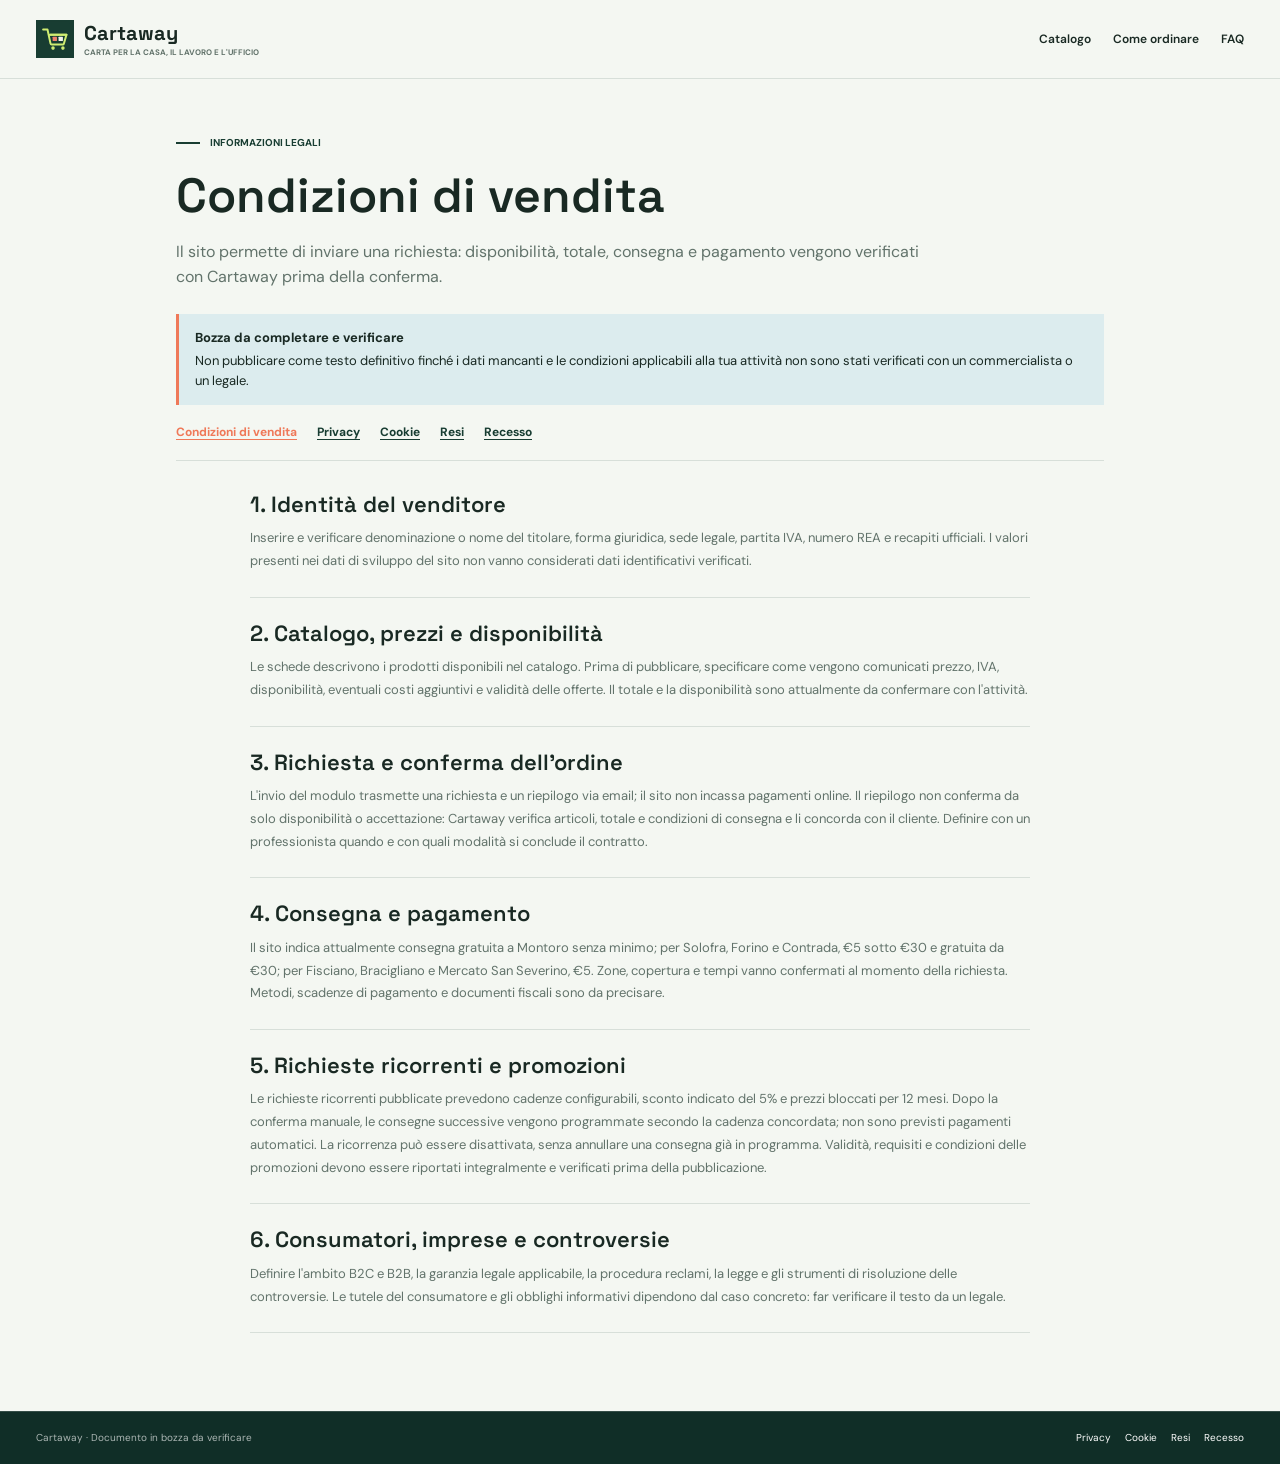
<file: condizioni-vendita.html>
<!doctype html>
<html lang="it">
  <head>
    <!-- Google tag (gtag.js) -->
    <script async src="https://www.googletagmanager.com/gtag/js?id=G-D453MJ2C8F"></script>
    <script>
      window.dataLayer = window.dataLayer || [];
      function gtag(){dataLayer.push(arguments);}
      gtag('js', new Date());

      gtag('config', 'G-D453MJ2C8F');
    </script>
    <meta charset="utf-8" />
    <meta name="viewport" content="width=device-width, initial-scale=1" />
    <meta name="theme-color" content="#183d32" />
    <meta name="robots" content="noindex, nofollow" />
    <link rel="icon" href="assets/cartaway-cart.svg" type="image/svg+xml" />
    <link rel="preconnect" href="https://fonts.googleapis.com" />
    <link rel="preconnect" href="https://fonts.gstatic.com" crossorigin />
    <link href="https://fonts.googleapis.com/css2?family=DM+Sans:wght@400;500;600;700&family=Space+Grotesk:wght@400;500;600;700&display=swap" rel="stylesheet" />
    <link rel="stylesheet" href="shop.css?v=68" />
    <title>Condizioni di vendita | Cartaway</title>
  </head>
  <body class="legal-document-page">
    <a class="skip-link" href="#main">Salta al contenuto</a>
    <header class="site-header legal-site-header">
      <div class="site-header__inner">
        <a class="brand" href="/" aria-label="Cartaway, vai al catalogo">
          <img class="brand__mark" src="assets/cartaway-cart.svg" alt="" aria-hidden="true" />
          <span class="brand__wordmark"><span class="brand__name">Cartaway</span><span class="brand__descriptor">CARTA PER LA CASA, IL LAVORO E L'UFFICIO</span></span>
        </a>
        <nav class="legal-site-nav" aria-label="Navigazione principale">
          <a href="/">Catalogo</a>
          <a href="primi-passi.html">Come ordinare</a>
          <a href="faq.html">FAQ</a>
        </nav>
      </div>
    </header>
    <main class="legal-page" id="main">
      <header class="legal-page__header">
        <p class="eyebrow eyebrow--dark"><span class="eyebrow__rule" aria-hidden="true"></span> INFORMAZIONI LEGALI</p>
        <h1>Condizioni di vendita</h1>
        <p class="legal-page__lead">Il sito permette di inviare una richiesta: disponibilità, totale, consegna e pagamento vengono verificati con Cartaway prima della conferma.</p>
        <aside class="legal-page__draft" role="note">
          <strong>Bozza da completare e verificare</strong>
          <p>Non pubblicare come testo definitivo finché i dati mancanti e le condizioni applicabili alla tua attività non sono stati verificati con un commercialista o un legale.</p>
        </aside>
      </header>
      <nav class="legal-page__nav" aria-label="Pagine legali">
        <a href="condizioni-vendita.html" aria-current="page">Condizioni di vendita</a>
        <a href="privacy.html">Privacy</a>
        <a href="cookie.html">Cookie</a>
        <a href="resi.html">Resi</a>
        <a href="recesso.html">Recesso</a>
      </nav>
      <div class="legal-page__content">
        <section>
          <h2>1. Identità del venditore</h2>
          <p>Inserire e verificare denominazione o nome del titolare, forma giuridica, sede legale, partita IVA, numero REA e recapiti ufficiali. I valori presenti nei dati di sviluppo del sito non vanno considerati dati identificativi verificati.</p>
        </section>
        <section>
          <h2>2. Catalogo, prezzi e disponibilità</h2>
          <p>Le schede descrivono i prodotti disponibili nel catalogo. Prima di pubblicare, specificare come vengono comunicati prezzo, IVA, disponibilità, eventuali costi aggiuntivi e validità delle offerte. Il totale e la disponibilità sono attualmente da confermare con l'attività.</p>
        </section>
        <section>
          <h2>3. Richiesta e conferma dell'ordine</h2>
          <p>L'invio del modulo trasmette una richiesta e un riepilogo via email; il sito non incassa pagamenti online. Il riepilogo non conferma da solo disponibilità o accettazione: Cartaway verifica articoli, totale e condizioni di consegna e li concorda con il cliente. Definire con un professionista quando e con quali modalità si conclude il contratto.</p>
        </section>
        <section>
          <h2>4. Consegna e pagamento</h2>
          <p>Il sito indica attualmente consegna gratuita a Montoro senza minimo; per Solofra, Forino e Contrada, €5 sotto €30 e gratuita da €30; per Fisciano, Bracigliano e Mercato San Severino, €5. Zone, copertura e tempi vanno confermati al momento della richiesta. Metodi, scadenze di pagamento e documenti fiscali sono da precisare.</p>
        </section>
        <section>
          <h2>5. Richieste ricorrenti e promozioni</h2>
          <p>Le richieste ricorrenti pubblicate prevedono cadenze configurabili, sconto indicato del 5% e prezzi bloccati per 12 mesi. Dopo la conferma manuale, le consegne successive vengono programmate secondo la cadenza concordata; non sono previsti pagamenti automatici. La ricorrenza può essere disattivata, senza annullare una consegna già in programma. Validità, requisiti e condizioni delle promozioni devono essere riportati integralmente e verificati prima della pubblicazione.</p>
        </section>
        <section>
          <h2>6. Consumatori, imprese e controversie</h2>
          <p>Definire l'ambito B2C e B2B, la garanzia legale applicabile, la procedura reclami, la legge e gli strumenti di risoluzione delle controversie. Le tutele del consumatore e gli obblighi informativi dipendono dal caso concreto: far verificare il testo da un legale.</p>
        </section>
      </div>
    </main>
    <footer class="site-footer">
      <div class="legal-page__footer">
        <span>Cartaway · Documento in bozza da verificare</span>
        <nav aria-label="Altri documenti legali">
          <a href="privacy.html">Privacy</a><a href="cookie.html">Cookie</a><a href="resi.html">Resi</a><a href="recesso.html">Recesso</a>
        </nav>
      </div>
    </footer>
  </body>
</html>
</file>
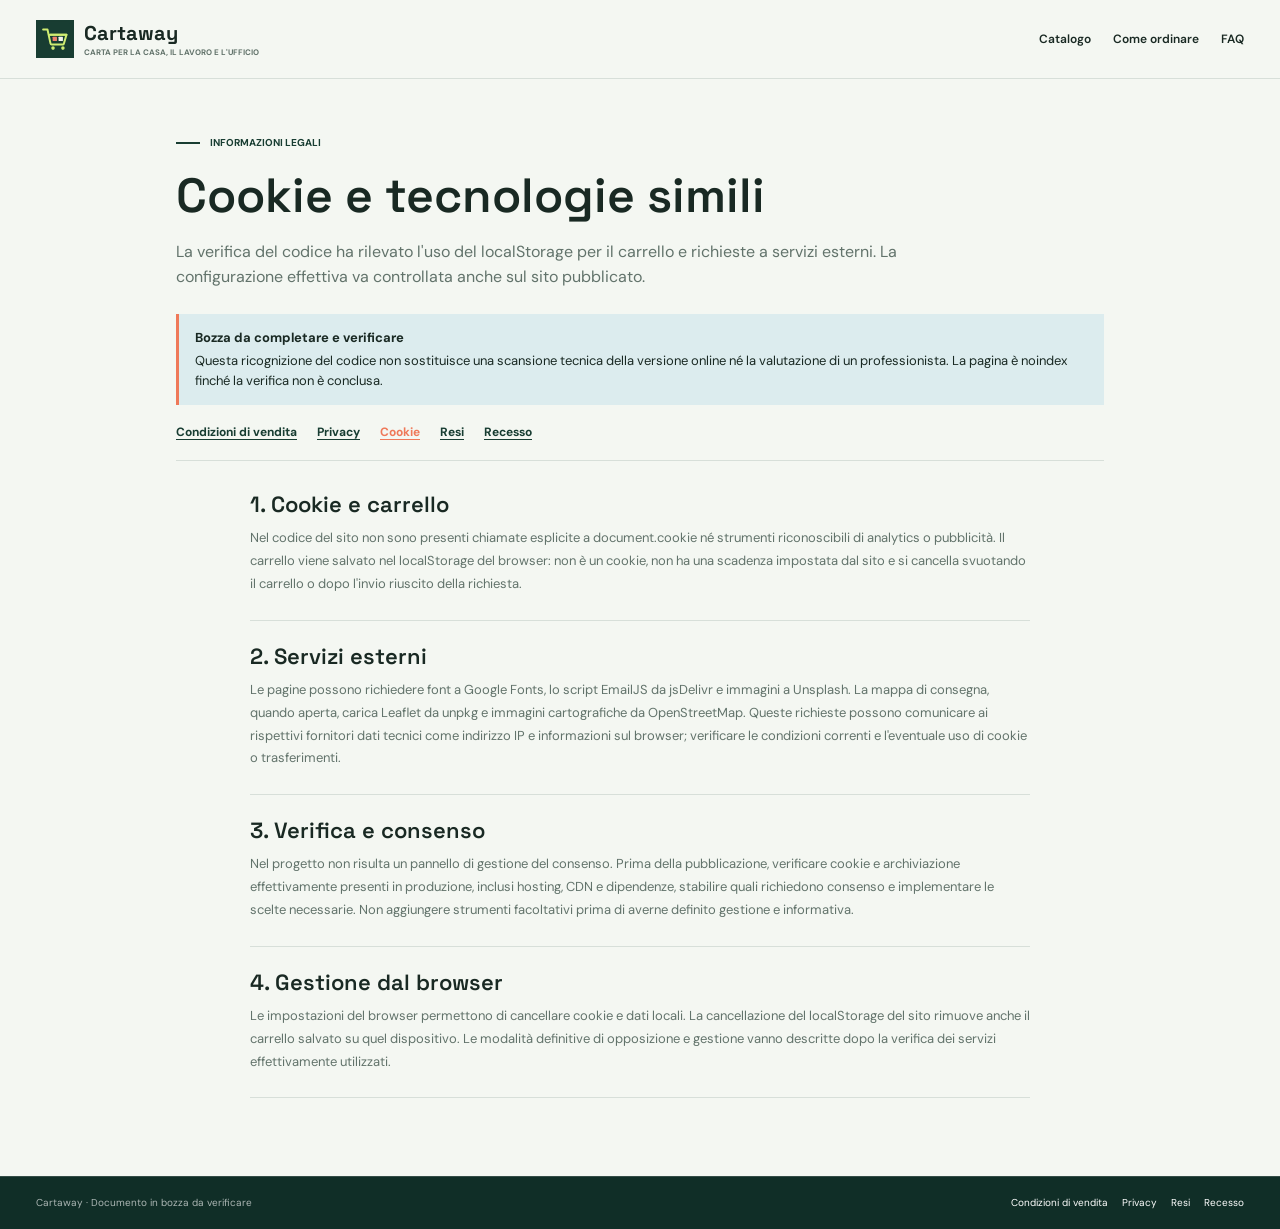
<file: cookie.html>
<!doctype html>
<html lang="it">
  <head>
    <!-- Google tag (gtag.js) -->
    <script async src="https://www.googletagmanager.com/gtag/js?id=G-D453MJ2C8F"></script>
    <script>
      window.dataLayer = window.dataLayer || [];
      function gtag(){dataLayer.push(arguments);}
      gtag('js', new Date());

      gtag('config', 'G-D453MJ2C8F');
    </script>
    <meta charset="utf-8" />
    <meta name="viewport" content="width=device-width, initial-scale=1" />
    <meta name="theme-color" content="#183d32" />
    <meta name="robots" content="noindex, nofollow" />
    <link rel="icon" href="assets/cartaway-cart.svg" type="image/svg+xml" />
    <link rel="preconnect" href="https://fonts.googleapis.com" />
    <link rel="preconnect" href="https://fonts.gstatic.com" crossorigin />
    <link href="https://fonts.googleapis.com/css2?family=DM+Sans:wght@400;500;600;700&family=Space+Grotesk:wght@400;500;600;700&display=swap" rel="stylesheet" />
    <link rel="stylesheet" href="shop.css?v=68" />
    <title>Cookie e tecnologie simili | Cartaway</title>
  </head>
  <body class="legal-document-page">
    <a class="skip-link" href="#main">Salta al contenuto</a>
    <header class="site-header legal-site-header">
      <div class="site-header__inner">
        <a class="brand" href="/" aria-label="Cartaway, vai al catalogo">
          <img class="brand__mark" src="assets/cartaway-cart.svg" alt="" aria-hidden="true" />
          <span class="brand__wordmark"><span class="brand__name">Cartaway</span><span class="brand__descriptor">CARTA PER LA CASA, IL LAVORO E L'UFFICIO</span></span>
        </a>
        <nav class="legal-site-nav" aria-label="Navigazione principale">
          <a href="/">Catalogo</a>
          <a href="primi-passi.html">Come ordinare</a>
          <a href="faq.html">FAQ</a>
        </nav>
      </div>
    </header>
    <main class="legal-page" id="main">
      <header class="legal-page__header">
        <p class="eyebrow eyebrow--dark"><span class="eyebrow__rule" aria-hidden="true"></span> INFORMAZIONI LEGALI</p>
        <h1>Cookie e tecnologie simili</h1>
        <p class="legal-page__lead">La verifica del codice ha rilevato l'uso del localStorage per il carrello e richieste a servizi esterni. La configurazione effettiva va controllata anche sul sito pubblicato.</p>
        <aside class="legal-page__draft" role="note">
          <strong>Bozza da completare e verificare</strong>
          <p>Questa ricognizione del codice non sostituisce una scansione tecnica della versione online né la valutazione di un professionista. La pagina è noindex finché la verifica non è conclusa.</p>
        </aside>
      </header>
      <nav class="legal-page__nav" aria-label="Pagine legali">
        <a href="condizioni-vendita.html">Condizioni di vendita</a>
        <a href="privacy.html">Privacy</a>
        <a href="cookie.html" aria-current="page">Cookie</a>
        <a href="resi.html">Resi</a>
        <a href="recesso.html">Recesso</a>
      </nav>
      <div class="legal-page__content">
        <section>
          <h2>1. Cookie e carrello</h2>
          <p>Nel codice del sito non sono presenti chiamate esplicite a document.cookie né strumenti riconoscibili di analytics o pubblicità. Il carrello viene salvato nel localStorage del browser: non è un cookie, non ha una scadenza impostata dal sito e si cancella svuotando il carrello o dopo l'invio riuscito della richiesta.</p>
        </section>
        <section>
          <h2>2. Servizi esterni</h2>
          <p>Le pagine possono richiedere font a Google Fonts, lo script EmailJS da jsDelivr e immagini a Unsplash. La mappa di consegna, quando aperta, carica Leaflet da unpkg e immagini cartografiche da OpenStreetMap. Queste richieste possono comunicare ai rispettivi fornitori dati tecnici come indirizzo IP e informazioni sul browser; verificare le condizioni correnti e l'eventuale uso di cookie o trasferimenti.</p>
        </section>
        <section>
          <h2>3. Verifica e consenso</h2>
          <p>Nel progetto non risulta un pannello di gestione del consenso. Prima della pubblicazione, verificare cookie e archiviazione effettivamente presenti in produzione, inclusi hosting, CDN e dipendenze, stabilire quali richiedono consenso e implementare le scelte necessarie. Non aggiungere strumenti facoltativi prima di averne definito gestione e informativa.</p>
        </section>
        <section>
          <h2>4. Gestione dal browser</h2>
          <p>Le impostazioni del browser permettono di cancellare cookie e dati locali. La cancellazione del localStorage del sito rimuove anche il carrello salvato su quel dispositivo. Le modalità definitive di opposizione e gestione vanno descritte dopo la verifica dei servizi effettivamente utilizzati.</p>
        </section>
      </div>
    </main>
    <footer class="site-footer">
      <div class="legal-page__footer">
        <span>Cartaway · Documento in bozza da verificare</span>
        <nav aria-label="Altri documenti legali">
          <a href="condizioni-vendita.html">Condizioni di vendita</a><a href="privacy.html">Privacy</a><a href="resi.html">Resi</a><a href="recesso.html">Recesso</a>
        </nav>
      </div>
    </footer>
  </body>
</html>
</file>
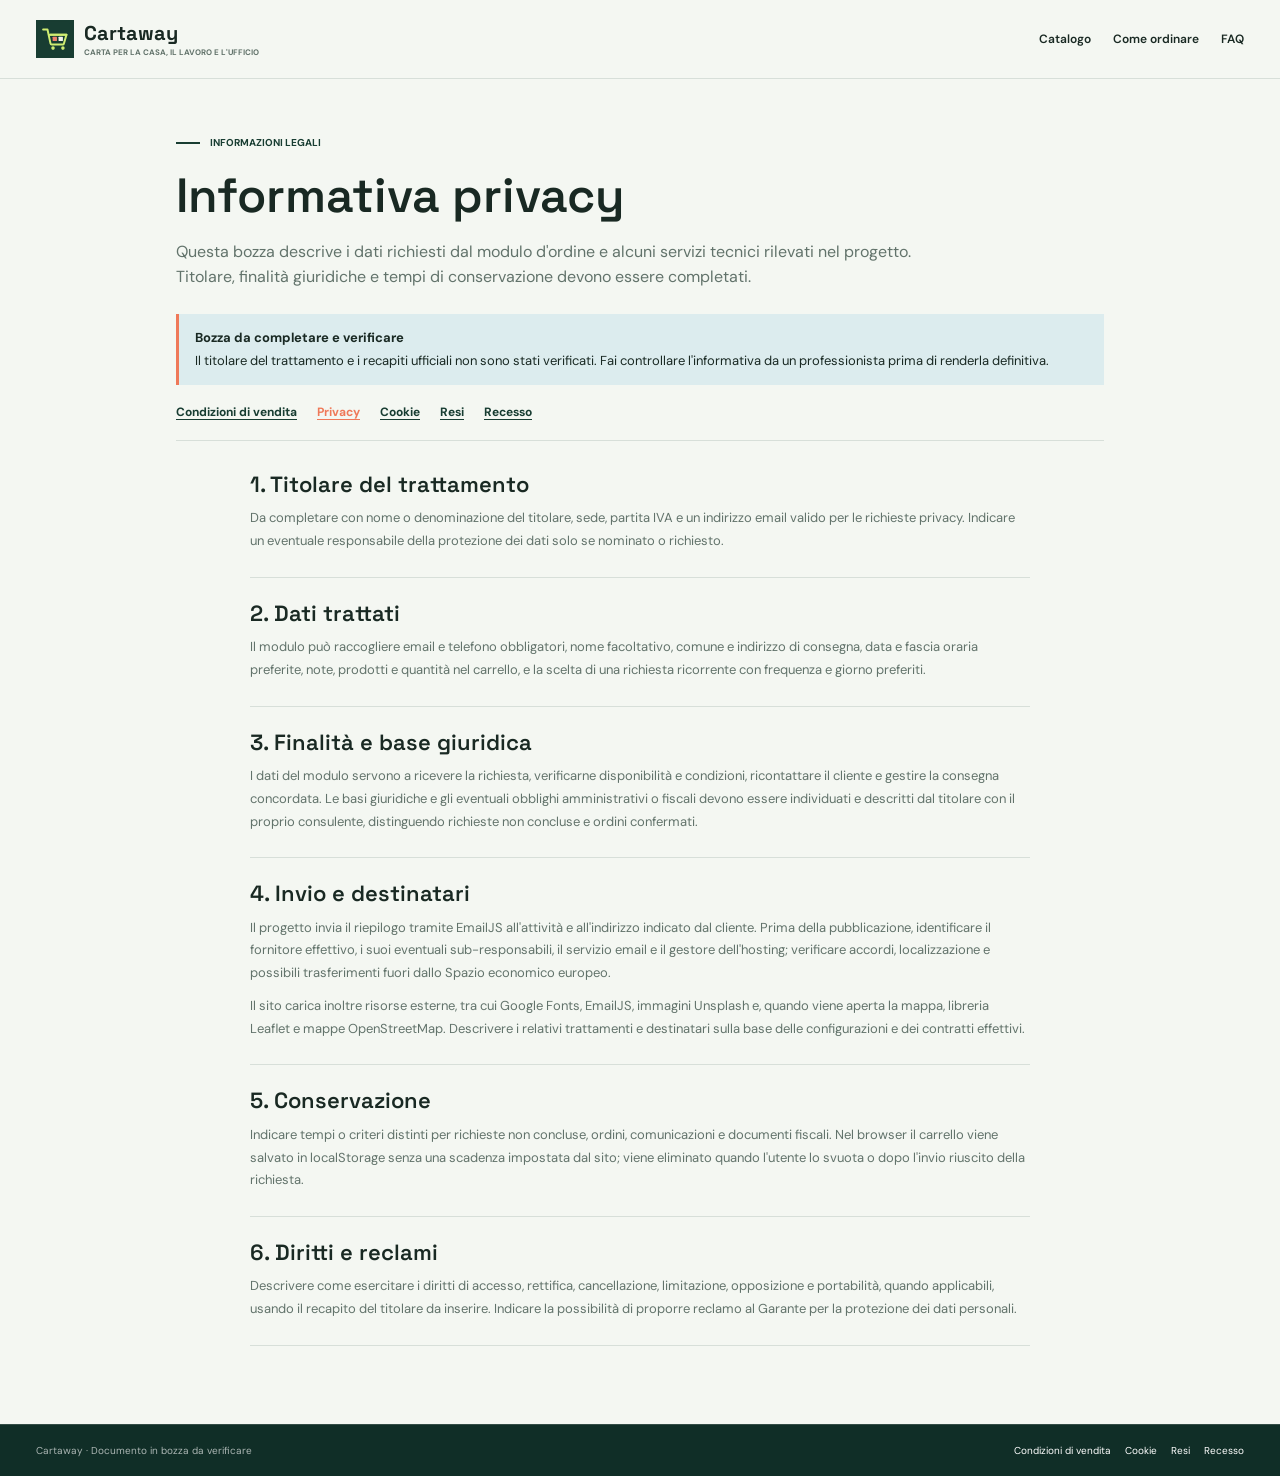
<file: privacy.html>
<!doctype html>
<html lang="it">
  <head>
    <!-- Google tag (gtag.js) -->
    <script async src="https://www.googletagmanager.com/gtag/js?id=G-D453MJ2C8F"></script>
    <script>
      window.dataLayer = window.dataLayer || [];
      function gtag(){dataLayer.push(arguments);}
      gtag('js', new Date());

      gtag('config', 'G-D453MJ2C8F');
    </script>
    <meta charset="utf-8" />
    <meta name="viewport" content="width=device-width, initial-scale=1" />
    <meta name="theme-color" content="#183d32" />
    <meta name="robots" content="noindex, nofollow" />
    <link rel="icon" href="assets/cartaway-cart.svg" type="image/svg+xml" />
    <link rel="preconnect" href="https://fonts.googleapis.com" />
    <link rel="preconnect" href="https://fonts.gstatic.com" crossorigin />
    <link href="https://fonts.googleapis.com/css2?family=DM+Sans:wght@400;500;600;700&family=Space+Grotesk:wght@400;500;600;700&display=swap" rel="stylesheet" />
    <link rel="stylesheet" href="shop.css?v=68" />
    <title>Privacy | Cartaway</title>
  </head>
  <body class="legal-document-page">
    <a class="skip-link" href="#main">Salta al contenuto</a>
    <header class="site-header legal-site-header">
      <div class="site-header__inner">
        <a class="brand" href="/" aria-label="Cartaway, vai al catalogo">
          <img class="brand__mark" src="assets/cartaway-cart.svg" alt="" aria-hidden="true" />
          <span class="brand__wordmark"><span class="brand__name">Cartaway</span><span class="brand__descriptor">CARTA PER LA CASA, IL LAVORO E L'UFFICIO</span></span>
        </a>
        <nav class="legal-site-nav" aria-label="Navigazione principale">
          <a href="/">Catalogo</a>
          <a href="primi-passi.html">Come ordinare</a>
          <a href="faq.html">FAQ</a>
        </nav>
      </div>
    </header>
    <main class="legal-page" id="main">
      <header class="legal-page__header">
        <p class="eyebrow eyebrow--dark"><span class="eyebrow__rule" aria-hidden="true"></span> INFORMAZIONI LEGALI</p>
        <h1>Informativa privacy</h1>
        <p class="legal-page__lead">Questa bozza descrive i dati richiesti dal modulo d'ordine e alcuni servizi tecnici rilevati nel progetto. Titolare, finalità giuridiche e tempi di conservazione devono essere completati.</p>
        <aside class="legal-page__draft" role="note">
          <strong>Bozza da completare e verificare</strong>
          <p>Il titolare del trattamento e i recapiti ufficiali non sono stati verificati. Fai controllare l'informativa da un professionista prima di renderla definitiva.</p>
        </aside>
      </header>
      <nav class="legal-page__nav" aria-label="Pagine legali">
        <a href="condizioni-vendita.html">Condizioni di vendita</a>
        <a href="privacy.html" aria-current="page">Privacy</a>
        <a href="cookie.html">Cookie</a>
        <a href="resi.html">Resi</a>
        <a href="recesso.html">Recesso</a>
      </nav>
      <div class="legal-page__content">
        <section>
          <h2>1. Titolare del trattamento</h2>
          <p>Da completare con nome o denominazione del titolare, sede, partita IVA e un indirizzo email valido per le richieste privacy. Indicare un eventuale responsabile della protezione dei dati solo se nominato o richiesto.</p>
        </section>
        <section>
          <h2>2. Dati trattati</h2>
          <p>Il modulo può raccogliere email e telefono obbligatori, nome facoltativo, comune e indirizzo di consegna, data e fascia oraria preferite, note, prodotti e quantità nel carrello, e la scelta di una richiesta ricorrente con frequenza e giorno preferiti.</p>
        </section>
        <section>
          <h2>3. Finalità e base giuridica</h2>
          <p>I dati del modulo servono a ricevere la richiesta, verificarne disponibilità e condizioni, ricontattare il cliente e gestire la consegna concordata. Le basi giuridiche e gli eventuali obblighi amministrativi o fiscali devono essere individuati e descritti dal titolare con il proprio consulente, distinguendo richieste non concluse e ordini confermati.</p>
        </section>
        <section>
          <h2>4. Invio e destinatari</h2>
          <p>Il progetto invia il riepilogo tramite EmailJS all'attività e all'indirizzo indicato dal cliente. Prima della pubblicazione, identificare il fornitore effettivo, i suoi eventuali sub-responsabili, il servizio email e il gestore dell'hosting; verificare accordi, localizzazione e possibili trasferimenti fuori dallo Spazio economico europeo.</p>
          <p>Il sito carica inoltre risorse esterne, tra cui Google Fonts, EmailJS, immagini Unsplash e, quando viene aperta la mappa, libreria Leaflet e mappe OpenStreetMap. Descrivere i relativi trattamenti e destinatari sulla base delle configurazioni e dei contratti effettivi.</p>
        </section>
        <section>
          <h2>5. Conservazione</h2>
          <p>Indicare tempi o criteri distinti per richieste non concluse, ordini, comunicazioni e documenti fiscali. Nel browser il carrello viene salvato in localStorage senza una scadenza impostata dal sito; viene eliminato quando l'utente lo svuota o dopo l'invio riuscito della richiesta.</p>
        </section>
        <section>
          <h2>6. Diritti e reclami</h2>
          <p>Descrivere come esercitare i diritti di accesso, rettifica, cancellazione, limitazione, opposizione e portabilità, quando applicabili, usando il recapito del titolare da inserire. Indicare la possibilità di proporre reclamo al Garante per la protezione dei dati personali.</p>
        </section>
      </div>
    </main>
    <footer class="site-footer">
      <div class="legal-page__footer">
        <span>Cartaway · Documento in bozza da verificare</span>
        <nav aria-label="Altri documenti legali">
          <a href="condizioni-vendita.html">Condizioni di vendita</a><a href="cookie.html">Cookie</a><a href="resi.html">Resi</a><a href="recesso.html">Recesso</a>
        </nav>
      </div>
    </footer>
  </body>
</html>
</file>
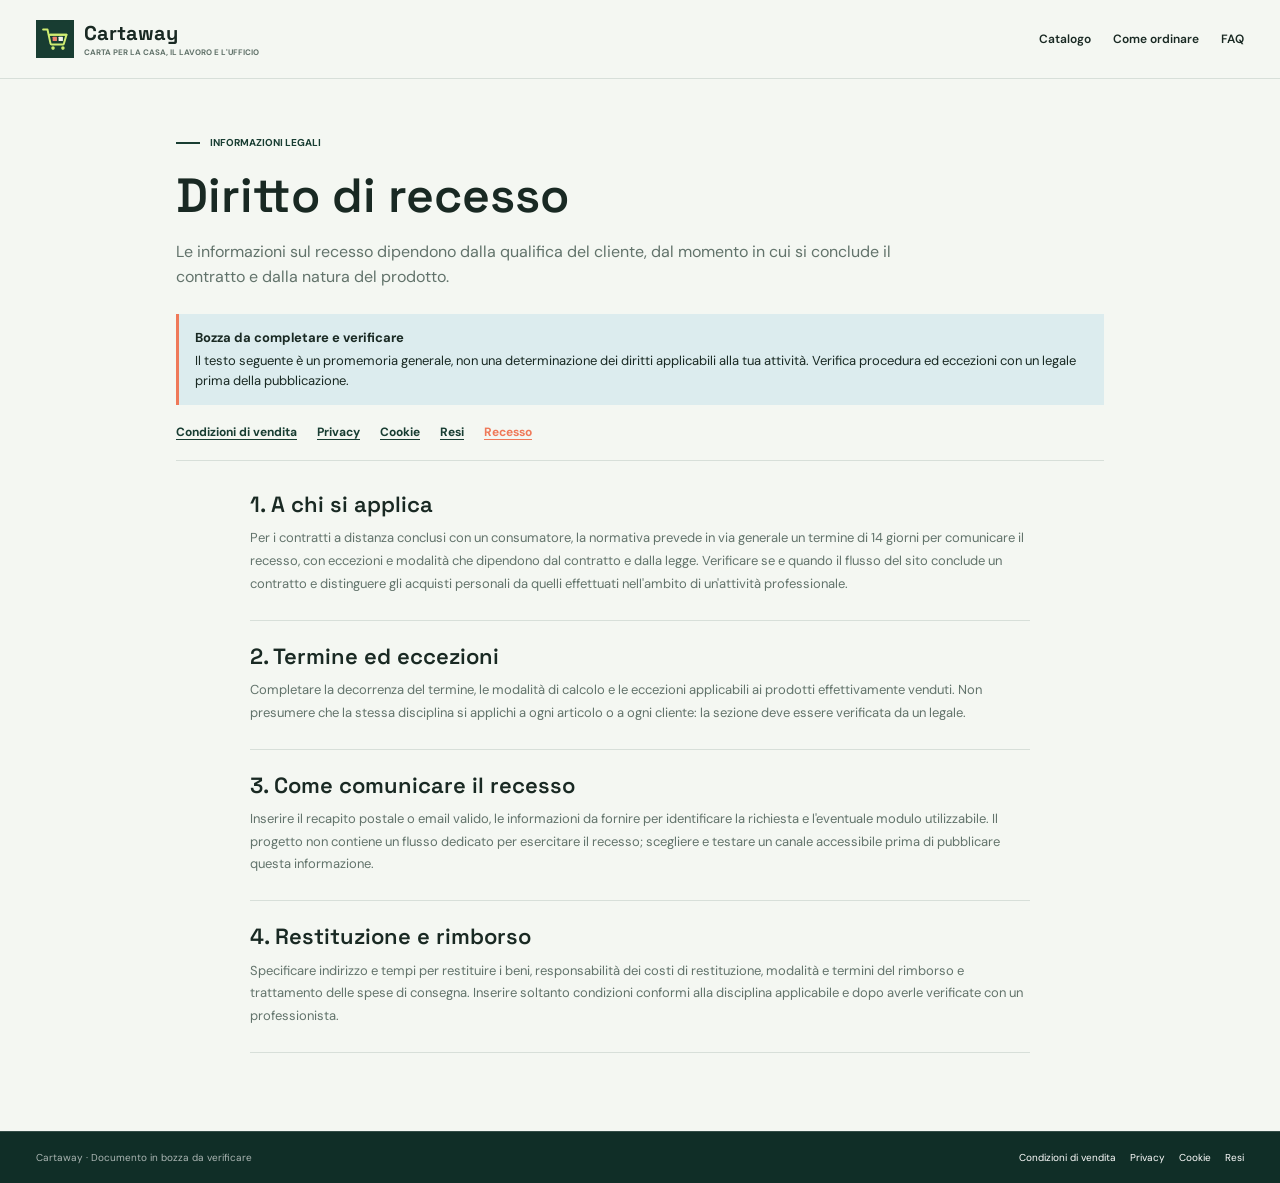
<file: recesso.html>
<!doctype html>
<html lang="it">
  <head>
    <!-- Google tag (gtag.js) -->
    <script async src="https://www.googletagmanager.com/gtag/js?id=G-D453MJ2C8F"></script>
    <script>
      window.dataLayer = window.dataLayer || [];
      function gtag(){dataLayer.push(arguments);}
      gtag('js', new Date());

      gtag('config', 'G-D453MJ2C8F');
    </script>
    <meta charset="utf-8" />
    <meta name="viewport" content="width=device-width, initial-scale=1" />
    <meta name="theme-color" content="#183d32" />
    <meta name="robots" content="noindex, nofollow" />
    <link rel="icon" href="assets/cartaway-cart.svg" type="image/svg+xml" />
    <link rel="preconnect" href="https://fonts.googleapis.com" />
    <link rel="preconnect" href="https://fonts.gstatic.com" crossorigin />
    <link href="https://fonts.googleapis.com/css2?family=DM+Sans:wght@400;500;600;700&family=Space+Grotesk:wght@400;500;600;700&display=swap" rel="stylesheet" />
    <link rel="stylesheet" href="shop.css?v=68" />
    <title>Diritto di recesso | Cartaway</title>
  </head>
  <body class="legal-document-page">
    <a class="skip-link" href="#main">Salta al contenuto</a>
    <header class="site-header legal-site-header">
      <div class="site-header__inner">
        <a class="brand" href="/" aria-label="Cartaway, vai al catalogo">
          <img class="brand__mark" src="assets/cartaway-cart.svg" alt="" aria-hidden="true" />
          <span class="brand__wordmark"><span class="brand__name">Cartaway</span><span class="brand__descriptor">CARTA PER LA CASA, IL LAVORO E L'UFFICIO</span></span>
        </a>
        <nav class="legal-site-nav" aria-label="Navigazione principale">
          <a href="/">Catalogo</a>
          <a href="primi-passi.html">Come ordinare</a>
          <a href="faq.html">FAQ</a>
        </nav>
      </div>
    </header>
    <main class="legal-page" id="main">
      <header class="legal-page__header">
        <p class="eyebrow eyebrow--dark"><span class="eyebrow__rule" aria-hidden="true"></span> INFORMAZIONI LEGALI</p>
        <h1>Diritto di recesso</h1>
        <p class="legal-page__lead">Le informazioni sul recesso dipendono dalla qualifica del cliente, dal momento in cui si conclude il contratto e dalla natura del prodotto.</p>
        <aside class="legal-page__draft" role="note">
          <strong>Bozza da completare e verificare</strong>
          <p>Il testo seguente è un promemoria generale, non una determinazione dei diritti applicabili alla tua attività. Verifica procedura ed eccezioni con un legale prima della pubblicazione.</p>
        </aside>
      </header>
      <nav class="legal-page__nav" aria-label="Pagine legali">
        <a href="condizioni-vendita.html">Condizioni di vendita</a>
        <a href="privacy.html">Privacy</a>
        <a href="cookie.html">Cookie</a>
        <a href="resi.html">Resi</a>
        <a href="recesso.html" aria-current="page">Recesso</a>
      </nav>
      <div class="legal-page__content">
        <section>
          <h2>1. A chi si applica</h2>
          <p>Per i contratti a distanza conclusi con un consumatore, la normativa prevede in via generale un termine di 14 giorni per comunicare il recesso, con eccezioni e modalità che dipendono dal contratto e dalla legge. Verificare se e quando il flusso del sito conclude un contratto e distinguere gli acquisti personali da quelli effettuati nell'ambito di un'attività professionale.</p>
        </section>
        <section>
          <h2>2. Termine ed eccezioni</h2>
          <p>Completare la decorrenza del termine, le modalità di calcolo e le eccezioni applicabili ai prodotti effettivamente venduti. Non presumere che la stessa disciplina si applichi a ogni articolo o a ogni cliente: la sezione deve essere verificata da un legale.</p>
        </section>
        <section>
          <h2>3. Come comunicare il recesso</h2>
          <p>Inserire il recapito postale o email valido, le informazioni da fornire per identificare la richiesta e l'eventuale modulo utilizzabile. Il progetto non contiene un flusso dedicato per esercitare il recesso; scegliere e testare un canale accessibile prima di pubblicare questa informazione.</p>
        </section>
        <section>
          <h2>4. Restituzione e rimborso</h2>
          <p>Specificare indirizzo e tempi per restituire i beni, responsabilità dei costi di restituzione, modalità e termini del rimborso e trattamento delle spese di consegna. Inserire soltanto condizioni conformi alla disciplina applicabile e dopo averle verificate con un professionista.</p>
        </section>
      </div>
    </main>
    <footer class="site-footer">
      <div class="legal-page__footer">
        <span>Cartaway · Documento in bozza da verificare</span>
        <nav aria-label="Altri documenti legali">
          <a href="condizioni-vendita.html">Condizioni di vendita</a><a href="privacy.html">Privacy</a><a href="cookie.html">Cookie</a><a href="resi.html">Resi</a>
        </nav>
      </div>
    </footer>
  </body>
</html>
</file>
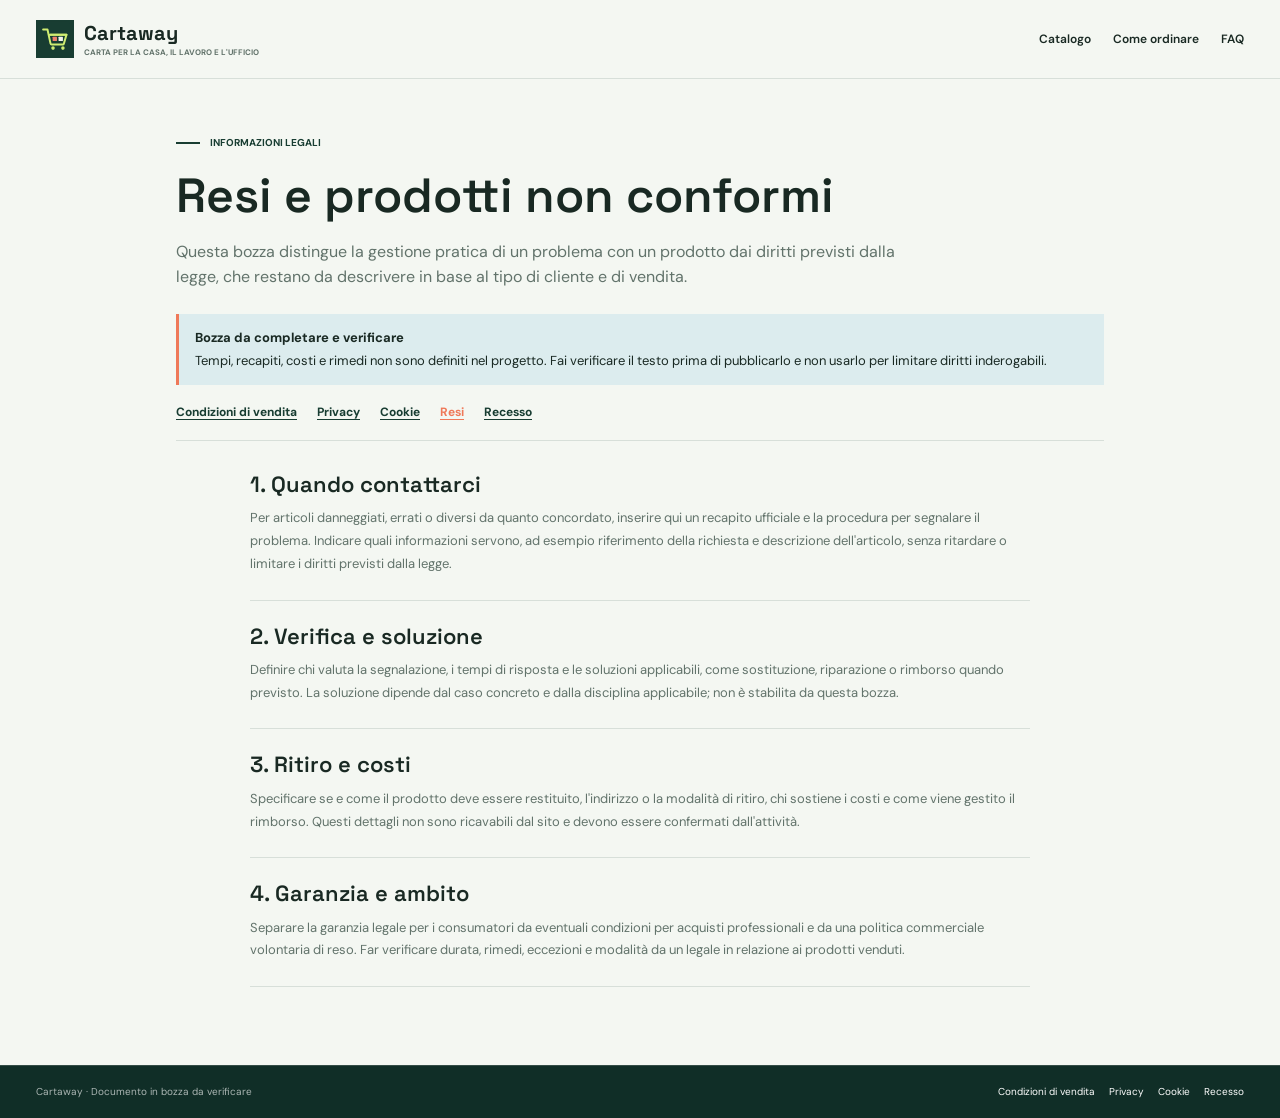
<file: resi.html>
<!doctype html>
<html lang="it">
  <head>
    <!-- Google tag (gtag.js) -->
    <script async src="https://www.googletagmanager.com/gtag/js?id=G-D453MJ2C8F"></script>
    <script>
      window.dataLayer = window.dataLayer || [];
      function gtag(){dataLayer.push(arguments);}
      gtag('js', new Date());

      gtag('config', 'G-D453MJ2C8F');
    </script>
    <meta charset="utf-8" />
    <meta name="viewport" content="width=device-width, initial-scale=1" />
    <meta name="theme-color" content="#183d32" />
    <meta name="robots" content="noindex, nofollow" />
    <link rel="icon" href="assets/cartaway-cart.svg" type="image/svg+xml" />
    <link rel="preconnect" href="https://fonts.googleapis.com" />
    <link rel="preconnect" href="https://fonts.gstatic.com" crossorigin />
    <link href="https://fonts.googleapis.com/css2?family=DM+Sans:wght@400;500;600;700&family=Space+Grotesk:wght@400;500;600;700&display=swap" rel="stylesheet" />
    <link rel="stylesheet" href="shop.css?v=68" />
    <title>Resi e prodotti non conformi | Cartaway</title>
  </head>
  <body class="legal-document-page">
    <a class="skip-link" href="#main">Salta al contenuto</a>
    <header class="site-header legal-site-header">
      <div class="site-header__inner">
        <a class="brand" href="/" aria-label="Cartaway, vai al catalogo">
          <img class="brand__mark" src="assets/cartaway-cart.svg" alt="" aria-hidden="true" />
          <span class="brand__wordmark"><span class="brand__name">Cartaway</span><span class="brand__descriptor">CARTA PER LA CASA, IL LAVORO E L'UFFICIO</span></span>
        </a>
        <nav class="legal-site-nav" aria-label="Navigazione principale">
          <a href="/">Catalogo</a>
          <a href="primi-passi.html">Come ordinare</a>
          <a href="faq.html">FAQ</a>
        </nav>
      </div>
    </header>
    <main class="legal-page" id="main">
      <header class="legal-page__header">
        <p class="eyebrow eyebrow--dark"><span class="eyebrow__rule" aria-hidden="true"></span> INFORMAZIONI LEGALI</p>
        <h1>Resi e prodotti non conformi</h1>
        <p class="legal-page__lead">Questa bozza distingue la gestione pratica di un problema con un prodotto dai diritti previsti dalla legge, che restano da descrivere in base al tipo di cliente e di vendita.</p>
        <aside class="legal-page__draft" role="note">
          <strong>Bozza da completare e verificare</strong>
          <p>Tempi, recapiti, costi e rimedi non sono definiti nel progetto. Fai verificare il testo prima di pubblicarlo e non usarlo per limitare diritti inderogabili.</p>
        </aside>
      </header>
      <nav class="legal-page__nav" aria-label="Pagine legali">
        <a href="condizioni-vendita.html">Condizioni di vendita</a>
        <a href="privacy.html">Privacy</a>
        <a href="cookie.html">Cookie</a>
        <a href="resi.html" aria-current="page">Resi</a>
        <a href="recesso.html">Recesso</a>
      </nav>
      <div class="legal-page__content">
        <section>
          <h2>1. Quando contattarci</h2>
          <p>Per articoli danneggiati, errati o diversi da quanto concordato, inserire qui un recapito ufficiale e la procedura per segnalare il problema. Indicare quali informazioni servono, ad esempio riferimento della richiesta e descrizione dell'articolo, senza ritardare o limitare i diritti previsti dalla legge.</p>
        </section>
        <section>
          <h2>2. Verifica e soluzione</h2>
          <p>Definire chi valuta la segnalazione, i tempi di risposta e le soluzioni applicabili, come sostituzione, riparazione o rimborso quando previsto. La soluzione dipende dal caso concreto e dalla disciplina applicabile; non è stabilita da questa bozza.</p>
        </section>
        <section>
          <h2>3. Ritiro e costi</h2>
          <p>Specificare se e come il prodotto deve essere restituito, l'indirizzo o la modalità di ritiro, chi sostiene i costi e come viene gestito il rimborso. Questi dettagli non sono ricavabili dal sito e devono essere confermati dall'attività.</p>
        </section>
        <section>
          <h2>4. Garanzia e ambito</h2>
          <p>Separare la garanzia legale per i consumatori da eventuali condizioni per acquisti professionali e da una politica commerciale volontaria di reso. Far verificare durata, rimedi, eccezioni e modalità da un legale in relazione ai prodotti venduti.</p>
        </section>
      </div>
    </main>
    <footer class="site-footer">
      <div class="legal-page__footer">
        <span>Cartaway · Documento in bozza da verificare</span>
        <nav aria-label="Altri documenti legali">
          <a href="condizioni-vendita.html">Condizioni di vendita</a><a href="privacy.html">Privacy</a><a href="cookie.html">Cookie</a><a href="recesso.html">Recesso</a>
        </nav>
      </div>
    </footer>
  </body>
</html>
</file>
<file: shop.css>
:root {
  color-scheme: light;
  --ink: #192923;
  --forest: #183d32;
  --forest-deep: #102e27;
  --paper: #f4f7f2;
  --white: #fff;
  --lime: #d0ed72;
  --coral: #ef7959;
  --sky: #dcecee;
  --muted: #62736b;
  --line: #d7dfd9;
  --display: "Space Grotesk", sans-serif;
  --body: "DM Sans", sans-serif;
}

* {
  box-sizing: border-box;
}

#nl-badge-frame {
  display: none !important;
}

html {
  scroll-behavior: smooth;
}

body {
  margin: 0;
  background: var(--paper);
  color: var(--ink);
  font-family: var(--body);
  font-size: 15px;
  line-height: 1.55;
}

button,
input,
select,
textarea {
  color: inherit;
  font: inherit;
}

button,
a,
select {
  -webkit-tap-highlight-color: transparent;
}

a {
  color: inherit;
}

button:focus-visible,
a:focus-visible,
input:focus-visible,
select:focus-visible,
textarea:focus-visible,
summary:focus-visible {
  outline: 3px solid var(--coral);
  outline-offset: 3px;
}

::selection {
  background: var(--lime);
  color: var(--forest-deep);
}

[hidden] {
  display: none !important;
}

.visually-hidden,
.skip-link:not(:focus) {
  position: absolute;
  width: 1px;
  height: 1px;
  padding: 0;
  margin: -1px;
  overflow: hidden;
  clip: rect(0, 0, 0, 0);
  white-space: nowrap;
  border: 0;
}

.skip-link:focus {
  position: fixed;
  z-index: 30;
  top: 12px;
  left: 12px;
  padding: 10px 14px;
  background: var(--white);
}

.notice-bar {
  background: var(--lime);
  color: var(--forest-deep);
  font-size: 12px;
  font-weight: 700;
}

.notice-bar__inner {
  display: flex;
  justify-content: space-between;
  align-items: center;
  gap: 18px;
  max-width: 1380px;
  min-height: 36px;
  padding: 0 36px;
  margin: 0 auto;
}

.notice-bar__inner > span,
.notice-bar__inner > button,
.notice-bar__inner a {
  display: inline-flex;
  align-items: center;
  gap: 9px;
  text-decoration: none;
}

.notice-bar__promo {
  padding: 0;
  border: 0;
  background: transparent;
  color: inherit;
  cursor: pointer;
  font: inherit;
  justify-content: center;
  text-align: center;
}

.notice-bar__promo:hover {
  text-decoration: underline;
  text-underline-offset: 3px;
}

.notice-bar__delivery {
  padding: 0;
  border: 0;
  background: transparent;
  color: inherit;
  cursor: pointer;
  font: inherit;
  white-space: nowrap;
}

.notice-bar__delivery-icon {
  width: 14px;
  height: 14px;
  flex: 0 0 auto;
}

.notice-bar__delivery:hover {
  text-decoration: underline;
  text-underline-offset: 3px;
}

.notice-bar__dot {
  width: 7px;
  height: 7px;
  border-radius: 50%;
  background: var(--coral);
}

.site-header {
  position: sticky;
  z-index: 10;
  top: 0;
  background: var(--paper);
  border-bottom: 1px solid var(--line);
}

.site-header__inner {
  display: flex;
  align-items: center;
  gap: 32px;
  max-width: 1380px;
  min-height: 78px;
  padding: 0 36px;
  margin: 0 auto;
}

.brand {
  display: inline-flex;
  flex: 0 0 auto;
  align-items: center;
  gap: 10px;
  text-decoration: none;
}

.brand__mark {
  display: grid;
  flex: 0 0 38px;
  place-items: center;
  width: 38px;
  height: 38px;
  background: var(--forest);
  color: var(--lime);
  font-family: var(--display);
  font-size: 23px;
  font-weight: 700;
}

.brand__wordmark {
  display: grid;
  line-height: 1.1;
}

.brand__name {
  font-family: var(--display);
  font-size: 20px;
  font-weight: 700;
}

.brand__descriptor {
  margin-top: 4px;
  color: var(--muted);
  font-size: 8px;
  font-weight: 700;
}

.primary-nav {
  display: flex;
  align-items: center;
  gap: 30px;
  margin-left: auto;
  font-size: 13px;
  font-weight: 600;
}

.primary-nav a {
  text-decoration: none;
}

.primary-nav a:hover,
.site-footer a:hover {
  text-decoration: underline;
  text-underline-offset: 4px;
}

.cart-trigger {
  display: inline-flex;
  align-items: center;
  gap: 11px;
  min-height: 42px;
  padding: 0 0 0 17px;
  border: 0;
  border-left: 1px solid var(--line);
  background: transparent;
  color: inherit;
  cursor: pointer;
  font-size: 13px;
  font-weight: 700;
  text-decoration: none;
}

.cart-trigger__icon {
  display: block;
  flex: 0 0 18px;
  width: 18px;
  height: 18px;
}

.cart-count {
  display: grid;
  place-items: center;
  width: 28px;
  height: 28px;
  border-radius: 50%;
  background: var(--coral);
  color: var(--forest-deep);
  font-variant-numeric: tabular-nums;
}

.menu-toggle {
  display: none;
  width: 42px;
  height: 42px;
  padding: 10px;
  border: 1px solid var(--line);
  background: transparent;
  cursor: pointer;
}

.menu-toggle span {
  display: block;
  height: 2px;
  margin: 5px 0;
  background: var(--forest);
  transition: transform 160ms ease;
}

.menu-toggle[aria-expanded="true"] span:first-child {
  transform: translateY(3.5px) rotate(45deg);
}

.menu-toggle[aria-expanded="true"] span:last-child {
  transform: translateY(-3.5px) rotate(-45deg);
}

.home-intro {
  position: relative;
  display: flex;
  align-items: center;
  min-height: 540px;
  overflow: hidden;
  isolation: isolate;
  background: var(--forest-deep);
  color: var(--white);
}

.home-intro::after {
  position: absolute;
  z-index: -1;
  inset: 0;
  background: linear-gradient(90deg, rgba(10, 35, 29, 0.94) 0%, rgba(10, 35, 29, 0.76) 48%, rgba(10, 35, 29, 0.12) 100%);
  content: "";
}

.home-intro__image {
  position: absolute;
  z-index: -2;
  inset: 0;
  width: 100%;
  height: 100%;
  object-fit: cover;
  object-position: center 58%;
}

.home-intro__content {
  width: min(1380px, 100%);
  padding: 74px 36px 90px;
  margin: 0 auto;
  animation: text-arrive 650ms 100ms ease-out both;
}

.home-intro h1 {
  max-width: 760px;
  margin: 25px 0 0;
  font-family: var(--display);
  font-size: 76px;
  font-weight: 600;
  line-height: 0.98;
}

.home-intro__lead {
  max-width: 560px;
  margin: 22px 0 0;
  color: rgba(255, 255, 255, 0.9);
  font-size: 17px;
  line-height: 1.7;
}

.home-intro__actions {
  display: flex;
  align-items: center;
  flex-wrap: wrap;
  gap: 22px;
  margin-top: 30px;
}

.home-intro__secondary {
  color: var(--white);
  font-weight: 700;
  text-decoration: none;
}

.home-intro__secondary:hover {
  text-decoration: underline;
  text-underline-offset: 4px;
}

.hero {
  position: relative;
  display: flex;
  align-items: center;
  min-height: 570px;
  overflow: hidden;
  background: var(--forest-deep);
  color: var(--white);
}

.hero::after {
  position: absolute;
  inset: 0;
  background: linear-gradient(90deg, rgba(10, 35, 29, 0.92) 0%, rgba(10, 35, 29, 0.76) 40%, rgba(10, 35, 29, 0.12) 100%);
  content: "";
}

.hero__image {
  position: absolute;
  inset: 0;
  width: 100%;
  height: 100%;
  object-fit: cover;
  object-position: center 58%;
  animation: image-arrive 900ms ease-out both;
}

.hero__content {
  position: relative;
  z-index: 1;
  width: min(1380px, 100%);
  padding: 72px 36px 88px;
  margin: 0 auto;
  animation: text-arrive 650ms 100ms ease-out both;
}

.eyebrow {
  display: flex;
  align-items: center;
  gap: 10px;
  margin: 0;
  font-size: 10px;
  font-weight: 700;
}

.eyebrow--dark {
  color: var(--forest);
}

.eyebrow--light {
  color: var(--lime);
}

.eyebrow__rule {
  width: 24px;
  height: 2px;
  background: currentColor;
}

.hero h1,
.hero h2,
.section-heading h2,
.section-heading h1,
.delivery h2,
.faq-band h2 {
  margin: 25px 0 0;
  font-family: var(--display);
  font-weight: 600;
  line-height: 0.98;
}

.hero h1,
.hero h2 {
  max-width: 670px;
  font-size: 76px;
}

.hero__intro {
  max-width: 460px;
  margin: 22px 0 0;
  color: rgba(255, 255, 255, 0.88);
  font-size: 16px;
  line-height: 1.7;
}

.hero__actions {
  display: flex;
  align-items: center;
  flex-wrap: wrap;
  gap: 28px;
  margin-top: 30px;
}

.button {
  display: inline-flex;
  align-items: center;
  justify-content: space-between;
  gap: 22px;
  min-height: 48px;
  padding: 0 17px;
  border: 1px solid transparent;
  border-radius: 3px;
  cursor: pointer;
  font-size: 13px;
  font-weight: 700;
  text-align: left;
  text-decoration: none;
  transition: background-color 160ms ease, color 160ms ease, transform 160ms ease;
}

.button:hover:not(:disabled) {
  transform: translateY(-2px);
}

.button--lime {
  background: var(--lime);
  color: var(--forest-deep);
}

.button--lime:hover {
  background: var(--white);
}

.button--dark {
  background: var(--forest);
  color: var(--white);
}

.button--dark:hover:not(:disabled) {
  background: var(--forest-deep);
}

.button:disabled {
  cursor: not-allowed;
  opacity: 0.48;
}

.hero__delivery {
  display: grid;
  gap: 2px;
  margin: 0;
  font-size: 12px;
}

.hero__delivery strong {
  color: var(--lime);
  font-size: 13px;
}

.hero__delivery span {
  color: rgba(255, 255, 255, 0.8);
}

.hero__caption {
  position: absolute;
  z-index: 1;
  right: 36px;
  bottom: 19px;
  left: 36px;
  display: flex;
  justify-content: space-between;
  gap: 20px;
  max-width: 1308px;
  margin: 0 auto;
  color: rgba(255, 255, 255, 0.72);
  font-size: 9px;
  font-weight: 700;
}

.hero__controls {
  display: inline-flex;
  flex-shrink: 0;
  align-items: center;
  gap: 6px;
}

.hero__controls button {
  display: grid;
  place-items: center;
  width: 30px;
  height: 30px;
  padding: 0;
  border: 1px solid rgba(255, 255, 255, 0.58);
  background: rgba(16, 46, 39, 0.52);
  color: var(--white);
  cursor: pointer;
  font: inherit;
  font-size: 13px;
  line-height: 1;
}

.hero__controls button:hover {
  border-color: var(--lime);
  background: var(--lime);
  color: var(--forest-deep);
}

.hero__controls > span {
  min-width: 42px;
  text-align: right;
}

.benefit-strip {
  background: var(--sky);
}

.benefit-strip__inner {
  display: grid;
  grid-template-columns: repeat(3, minmax(0, 1fr));
  max-width: 1380px;
  padding: 0 36px;
  margin: 0 auto;
}

.benefit-strip p {
  display: grid;
  grid-template-columns: 35px 1fr;
  column-gap: 10px;
  padding: 22px 20px 22px 0;
  margin: 0;
}

.benefit-strip p + p {
  padding-left: 26px;
  border-left: 1px solid rgba(24, 61, 50, 0.16);
}

.benefit-strip__index {
  grid-row: span 2;
  color: var(--coral);
  font-family: var(--display);
  font-size: 14px;
  font-weight: 700;
}

.benefit-strip strong {
  font-size: 13px;
}

.benefit-strip p > span:last-child {
  color: var(--muted);
  font-size: 11px;
}

.section-wrap {
  max-width: 1380px;
  padding-right: 36px;
  padding-left: 36px;
  margin-right: auto;
  margin-left: auto;
}

.editorial-page {
  max-width: 1380px;
  padding: 0 36px 82px;
  margin: 0 auto;
}

.editorial-page__intro {
  max-width: 820px;
  padding: 48px 0 42px;
}

.editorial-page h1 {
  margin: 22px 0 0;
  font-family: var(--display);
  font-size: 58px;
  font-weight: 600;
  line-height: 1.02;
}

.editorial-page__lead {
  max-width: 720px;
  margin: 18px 0 0;
  color: var(--muted);
  font-size: 18px;
  line-height: 1.7;
}

.editorial-page__split {
  display: grid;
  grid-template-columns: minmax(0, 1fr) minmax(0, 0.95fr);
  align-items: stretch;
  gap: 44px;
  padding-top: 28px;
  border-top: 1px solid var(--line);
}

.editorial-page__image {
  min-height: 500px;
  margin: 0;
  background: var(--sky);
}

.editorial-page__image img {
  display: block;
  width: 100%;
  height: 100%;
  min-height: 500px;
  object-fit: cover;
}

.editorial-page__copy {
  display: grid;
  align-content: space-between;
  gap: 38px;
  padding: 12px 0;
}

.editorial-page__copy section {
  padding-top: 18px;
  border-top: 1px solid var(--line);
}

.editorial-page__copy h2 {
  max-width: 500px;
  margin: 16px 0 0;
  font-family: var(--display);
  font-size: 30px;
  font-weight: 600;
  line-height: 1.1;
}

.editorial-page__copy p:not(.eyebrow) {
  max-width: 520px;
  margin: 14px 0 0;
  color: var(--muted);
}

.editorial-page__copy .text-button {
  display: inline-flex;
  margin-top: 14px;
}

.editorial-page__actions {
  display: flex;
  align-items: center;
  flex-wrap: wrap;
  gap: 22px;
  margin-top: 34px;
}

.faq-page__list {
  max-width: 900px;
  margin: 0 0 44px;
}

.products {
  padding-top: 93px;
  padding-bottom: 94px;
}

.excel-view-active .catalog-page {
  padding-top: 24px;
  padding-bottom: 138px;
}

.excel-view-active .catalog-page .breadcrumbs {
  margin-bottom: 12px;
}

.excel-view-active .catalog-page .section-heading {
  align-items: center;
}

.excel-view-active .catalog-page .section-heading h1 {
  font-size: 36px;
  line-height: 1.08;
}

.excel-view-active .catalog-controls {
  margin-top: 18px;
}

.excel-view-active .catalog-status {
  min-height: 0;
  margin: 10px 0 8px;
}

.section-heading {
  display: flex;
  align-items: end;
  justify-content: space-between;
  gap: 36px;
}

.section-heading h2,
.delivery h2,
.faq-band h2 {
  color: var(--forest);
  font-size: 52px;
}

.section-heading__note {
  max-width: 400px;
  margin: 0 0 5px;
  color: var(--muted);
  font-size: 14px;
  line-height: 1.75;
}

.catalog-controls {
  display: flex;
  justify-content: space-between;
  align-items: end;
  gap: 20px;
  margin-top: 43px;
  border-bottom: 1px solid var(--line);
}

.products--home-catalog {
  padding-top: 42px;
}

.category-filter {
  display: flex;
  flex: 1 1 500px;
  flex-wrap: wrap;
  align-items: flex-end;
  gap: 8px 16px;
  min-width: 0;
  padding-bottom: 7px;
}

.category-filter__select {
  display: block;
  flex: 0 1 auto;
  min-width: 0;
  max-width: 100%;
}

.catalog-results-layout {
  min-width: 0;
}

.catalog-results-layout.has-category-sidebar {
  display: grid;
  grid-template-columns: 220px minmax(0, 1fr);
  align-items: start;
  gap: 28px;
}

.catalog-results {
  min-width: 0;
}

.category-sidebar {
  position: sticky;
  z-index: 5;
  top: 96px;
  align-self: start;
  max-height: calc(100vh - 112px);
  padding: 2px 12px 12px 0;
  border-right: 1px solid var(--line);
  overflow-y: auto;
  overscroll-behavior: contain;
}

.category-sidebar__heading {
  margin: 0 0 8px;
  color: var(--forest);
  font-size: 12px;
  font-weight: 700;
}

.category-subtabs {
  display: flex;
  flex-direction: column;
  align-items: stretch;
  gap: 2px;
  min-width: 0;
  margin: 0;
  padding: 0;
}

.category-subtabs[hidden] {
  display: none;
}

.category-subtabs button {
  width: 100%;
  min-height: 38px;
  padding: 8px 10px;
  border: 0;
  border-left: 3px solid transparent;
  background: transparent;
  color: var(--muted);
  cursor: pointer;
  font-size: 12px;
  font-weight: 600;
  line-height: 1.35;
  text-align: left;
  white-space: normal;
}

.category-subtabs button:hover {
  background: var(--white);
  color: var(--forest);
}

.category-subtabs button[aria-pressed="true"] {
  border-left-color: var(--coral);
  background: var(--white);
  color: var(--forest);
}

.catalog-tools {
  display: flex;
  flex-wrap: wrap;
  align-items: center;
  gap: 10px;
  padding-bottom: 7px;
}

.product-view-toggle {
  display: inline-flex;
  flex: 0 0 auto;
  overflow: hidden;
  border: 1px solid var(--line);
  border-radius: 2px;
  background: var(--white);
}

.product-view-button {
  display: grid;
  place-items: center;
  width: 38px;
  height: 38px;
  padding: 0;
  border: 0;
  background: transparent;
  color: var(--muted);
  cursor: pointer;
}

.product-view-button + .product-view-button {
  border-left: 1px solid var(--line);
}

.product-view-button[aria-pressed="true"] {
  background: var(--forest);
  color: var(--white);
}

.product-view-button svg {
  display: block;
  width: 17px;
  height: 17px;
}

.catalog-share-button {
  display: inline-flex;
  align-items: center;
  gap: 7px;
  min-height: 38px;
  padding: 0 10px;
  border: 1px solid var(--line);
  border-radius: 2px;
  background: var(--white);
  color: var(--forest);
  cursor: pointer;
  font-size: 12px;
  font-weight: 600;
  white-space: nowrap;
}

.catalog-share-button:hover {
  border-color: var(--forest);
}

.catalog-share-button svg {
  display: block;
  width: 16px;
  height: 16px;
}

.catalog-share-status {
  margin: 10px 0 0;
  color: var(--forest);
  font-size: 12px;
  font-weight: 600;
}

.catalog-share-status:empty {
  display: none;
}

.search-field input,
.sort-field select {
  min-height: 38px;
  border: 1px solid var(--line);
  border-radius: 2px;
  background: var(--white);
  font-size: 12px;
}

.search-field input {
  width: 190px;
  padding: 0 10px;
}

.sort-field select {
  max-width: 165px;
  padding: 0 24px 0 9px;
}

.category-filter #product-category {
  width: auto;
  max-width: 100%;
}

.category-filter #product-profile {
  width: 165px;
  max-width: 100%;
}

.catalog-status {
  min-height: 22px;
  margin: 18px 0 14px;
  color: var(--muted);
  font-size: 11px;
}

.product-grid {
  display: grid;
  grid-template-columns: repeat(4, minmax(0, 1fr));
  gap: 19px;
}

.products--featured .product-grid {
  grid-template-columns: repeat(3, minmax(0, 1fr));
}

.product-grid.product-grid--list {
  grid-template-columns: minmax(0, 1fr);
  gap: 12px;
}

.product-grid.product-grid--list .product-card {
  display: grid;
  grid-template-columns: minmax(180px, 220px) minmax(0, 1fr);
}

.product-grid.product-grid--list .product-card__visual {
  min-height: 190px;
  aspect-ratio: auto;
}

.product-grid.product-grid--list .product-card__content {
  min-height: 0;
}

.product-sheet__scroll {
  overflow: visible;
  border: 1px solid var(--line);
  border-radius: 3px;
  background: var(--white);
}

.product-sheet__toolbar {
  display: flex;
  justify-content: flex-start;
  margin-bottom: 6px;
}

.product-sheet__vat-note {
  margin: 0;
  color: var(--muted);
  font-size: 11px;
}

.product-sheet__add-all {
  display: inline-flex;
  align-items: center;
  gap: 9px;
  min-height: 38px;
  padding: 0 12px;
  border: 1px solid var(--forest);
  border-radius: 2px;
  background: var(--forest);
  color: var(--white);
  cursor: pointer;
  font-size: 12px;
  font-weight: 600;
}

.product-sheet__add-all:hover:not(:disabled) {
  background: var(--forest-deep);
}

.product-sheet__add-all:disabled {
  cursor: not-allowed;
  opacity: 0.55;
}

.product-sheet__order-bar {
  position: fixed;
  z-index: 20;
  right: 50%;
  bottom: max(12px, env(safe-area-inset-bottom));
  display: flex;
  width: min(880px, calc(100vw - 28px));
  align-items: center;
  justify-content: space-between;
  gap: 18px;
  padding: 12px 16px;
  transform: translateX(50%);
  border: 1px solid var(--forest);
  border-radius: 4px;
  background: var(--forest-deep);
  box-shadow: 0 8px 24px rgb(16 46 39 / 22%);
  color: var(--white);
}

.product-sheet__order-copy {
  display: flex;
  min-width: 0;
  flex-direction: column;
  gap: 2px;
}

.product-sheet__order-copy strong {
  font-size: 14px;
  line-height: 1.3;
}

.product-sheet__order-copy span {
  color: rgb(255 255 255 / 76%);
  font-size: 10px;
}

.product-sheet__order-bar .product-sheet__add-all {
  flex: 0 0 auto;
  border-color: var(--lime);
  background: var(--lime);
  color: var(--forest-deep);
}

.product-sheet__order-bar .product-sheet__add-all:hover:not(:disabled) {
  background: #ddf39b;
}

.product-sheet__table {
  width: 100%;
  min-width: 840px;
  border-collapse: separate;
  border-spacing: 0;
  table-layout: fixed;
  font-size: 12px;
  line-height: 1.45;
  text-align: left;
}

.product-sheet__table th,
.product-sheet__table td {
  padding: 10px 12px;
  border-bottom: 1px solid var(--line);
  vertical-align: middle;
}

.product-sheet__table th {
  position: sticky;
  z-index: 8;
  top: 78px;
  background: var(--forest);
  color: var(--white);
  font-size: 11px;
  font-weight: 600;
  white-space: nowrap;
}

.product-sheet__sort {
  display: inline-flex;
  align-items: center;
  gap: 5px;
  padding: 0;
  border: 0;
  background: transparent;
  color: inherit;
  cursor: pointer;
  font: inherit;
  text-align: left;
}

.product-sheet__sort:hover {
  color: var(--lime);
}

.product-sheet__sort-indicator {
  color: var(--lime);
  font-size: 13px;
}

.product-sheet__vat-label {
  color: rgb(255 255 255 / 72%);
  font-size: 9px;
  font-weight: 400;
}

.product-sheet__table tbody tr:hover td {
  background: var(--paper);
}

.product-sheet__table tbody tr[data-sheet-selected] td {
  background-color: color-mix(in srgb, var(--lime) var(--sheet-quantity-strength), var(--white));
}

.product-sheet__table tbody tr:last-child td {
  border-bottom: 0;
}

.product-sheet__product {
  width: 220px;
  min-width: 0;
  font-weight: 600;
}

.product-sheet__format {
  min-width: 0;
}

.product-sheet__category {
  max-width: 150px;
  overflow: hidden;
  color: var(--muted);
  text-overflow: ellipsis;
  white-space: nowrap;
}

.product-sheet__product a {
  display: flex;
  align-items: center;
  gap: 8px;
  min-width: 0;
  text-decoration: none;
}

.product-sheet__thumbnail {
  display: block;
  flex: 0 0 44px;
  width: 44px;
  height: 44px;
  border-radius: 2px;
  background: var(--paper);
  object-fit: contain;
}

.product-sheet__product a > span {
  min-width: 0;
}

.product-sheet__product a:hover {
  color: var(--forest);
  text-decoration: underline;
}

.product-sheet__price {
  white-space: nowrap;
}

.product-sheet__price-net {
  display: block;
  margin-top: 3px;
  color: var(--forest-deep);
.product-sheet__price-main {
  color: var(--ink);
  font-weight: 700;
}

  font-size: 11px;
  font-weight: 700;
  line-height: 1.25;
  color: var(--muted);
  font-size: 10px;
  font-weight: 500;
  width: 142px;
}

.product-sheet__stepper {
  display: grid;
  grid-template-columns: 36px 62px 36px;
  align-items: center;
  justify-content: center;
  gap: 4px;
}

.product-sheet__step {
  display: grid;
  width: 36px;
  height: 36px;
  place-items: center;
  padding: 0;
  border: 1px solid var(--line);
  border-radius: 2px;
  background: var(--white);
  color: var(--forest);
  cursor: pointer;
  font-size: 18px;
  line-height: 1;
}

.product-sheet__step:hover:not(:disabled) {
  border-color: var(--forest);
  background: var(--paper);
}

.product-sheet__step:disabled {
  cursor: not-allowed;
  opacity: 0.42;
}

.product-sheet__quantity {
  width: 62px;
  min-height: 36px;
  padding: 0 4px;
  border: 1px solid var(--line);
  border-radius: 2px;
  background: var(--white);
  -moz-appearance: textfield;
  appearance: textfield;
  font-size: 12px;
  text-align: center;
}

.product-sheet__quantity::-webkit-inner-spin-button,
.product-sheet__quantity::-webkit-outer-spin-button {
  margin: 0;
  -webkit-appearance: none;
}

.product-card {
  min-width: 0;
  overflow: hidden;
  border: 1px solid var(--line);
  border-radius: 4px;
  background: var(--white);
  animation: card-arrive 430ms ease-out both;
}

.product-card:nth-child(2) {
  animation-delay: 45ms;
}

.product-card:nth-child(3) {
  animation-delay: 90ms;
}

.product-card:nth-child(4) {
  animation-delay: 135ms;
}

.product-card__visual {
  position: relative;
  aspect-ratio: 1 / 0.88;
  overflow: hidden;
  background: var(--sky);
}

.product-card__image-button {
  position: absolute;
  inset: 0;
  width: 100%;
  height: 100%;
  padding: 0;
  border: 0;
  background: transparent;
  cursor: zoom-in;
}

.product-card__visual img {
  display: block;
  width: 100%;
  height: 100%;
  background: var(--white);
  object-fit: contain;
}

.product-card__category {
  position: absolute;
  z-index: 1;
  top: 12px;
  left: 12px;
  padding: 5px 8px;
  background: var(--lime);
  color: var(--forest-deep);
  font-size: 9px;
  font-weight: 700;
  pointer-events: none;
}

.product-card__featured {
  position: absolute;
  z-index: 1;
  top: 12px;
  right: 12px;
  padding: 5px 8px;
  background: var(--forest-deep);
  color: var(--white);
  font-size: 9px;
  font-weight: 700;
  pointer-events: none;
}

.product-card__image-count {
  position: absolute;
  z-index: 1;
  right: 11px;
  bottom: 11px;
  padding: 5px 8px;
  background: rgba(16, 46, 39, 0.9);
  color: var(--white);
  font-size: 10px;
  font-weight: 700;
  pointer-events: none;
}

.product-card__content {
  display: flex;
  flex-direction: column;
  min-height: 202px;
  padding: 16px;
}

.product-card h3 {
  margin: 0;
  font-family: var(--display);
  font-size: 17px;
  font-weight: 700;
  line-height: 1.25;
}

.product-card__unit {
  display: grid;
  width: fit-content;
  max-width: 100%;
  gap: 2px;
  padding: 6px 9px;
  margin: 9px 0 0;
  border-left: 3px solid var(--forest);
  border-radius: 2px;
  background: var(--lime);
  color: var(--forest-deep);
  line-height: 1.3;
}

.product-card__meta-label {
  display: block;
  color: var(--forest-deep);
  font-size: 9px;
  font-weight: 700;
  line-height: 1.2;
  text-transform: uppercase;
}

.product-card__unit-value {
  display: block;
  color: var(--forest-deep);
  font-size: 14px;
  font-weight: 700;
  line-height: 1.35;
  overflow-wrap: anywhere;
}

.product-price-set {
  display: flex;
  align-items: flex-end;
  flex-wrap: wrap;
  gap: 8px 12px;
}

.product-price-set__item {
  display: grid;
  min-width: 0;
  align-content: start;
  gap: 3px;
}

.product-price-set__item[hidden] {
  display: none;
}

.product-price-set__label {
  color: var(--muted);
  font-size: 9px;
  font-weight: 700;
  line-height: 1.2;
  text-transform: uppercase;
}

.product-price-set__item--unit {
  max-width: 100%;
  padding: 5px 8px;
  border-left: 3px solid var(--lime);
  border-radius: 3px;
  background: var(--paper);
}

.product-price-set__unit-value {
  color: var(--forest-deep);
  font-family: var(--body);
  font-size: 12px;
  overflow-wrap: anywhere;
}

.product-card__price-set {
  flex: 1 1 auto;
  min-width: 0;
}

.product-card__total-price {
  font-size: 17px;
}

.product-card__price-set .product-price-set__item--unit {
  padding: 0;
  border: 0;
  background: transparent;
}

.product-card__price-set .product-price-set__unit-value {
  color: var(--muted);
  font-size: 11px;
}

.product-card__description {
  margin: 11px 0 15px;
  color: var(--muted);
  font-size: 11px;
  line-height: 1.55;
}

.product-card__purchase {
  display: flex;
  align-items: flex-end;
  justify-content: space-between;
  gap: 8px;
  margin-top: auto;
}

.add-button {
  flex-shrink: 0;
  display: inline-flex;
  align-items: center;
  justify-content: center;
  gap: 7px;
  min-width: 94px;
  min-height: 38px;
  padding: 0 10px;
  border: 1px solid var(--forest);
  border-radius: 2px;
  background: transparent;
  color: var(--forest);
  cursor: pointer;
  font-size: 11px;
  font-weight: 700;
  transition: background-color 150ms ease, color 150ms ease;
}

.add-button:hover {
  background: var(--forest);
  color: var(--white);
}

.add-button__plus {
  font-size: 18px;
  font-weight: 400;
  line-height: 1;
}

.empty-state {
  padding: 48px 16px;
  border: 1px dashed var(--line);
  text-align: center;
}

.empty-state__mark {
  margin: 0;
  color: var(--coral);
  font-size: 30px;
}

.empty-state h3 {
  margin: 8px 0 4px;
  font-family: var(--display);
  font-size: 20px;
}

.empty-state p {
  margin: 0;
  color: var(--muted);
  font-size: 13px;
}

.price-disclaimer {
  margin: 21px 0 0;
  color: var(--muted);
  font-size: 10px;
}

.catalog-all-link {
  margin-top: 25px;
}

.product-card__image-button {
  cursor: pointer;
}

.product-card__title {
  text-decoration: none;
}

.product-card__title:hover {
  text-decoration: underline;
  text-decoration-color: var(--coral);
  text-underline-offset: 3px;
}

.breadcrumbs {
  display: flex;
  flex-wrap: wrap;
  align-items: center;
  gap: 9px;
  color: var(--muted);
  font-size: 11px;
}

.breadcrumbs a {
  color: var(--forest);
  text-decoration: none;
}

.breadcrumbs a:hover {
  text-decoration: underline;
  text-underline-offset: 3px;
}

.catalog-page .breadcrumbs {
  margin-bottom: 32px;
}

.product-detail-page {
  min-height: 60vh;
  padding-top: 38px;
  padding-bottom: 94px;
}

.product-detail-page > .breadcrumbs {
  margin-bottom: 35px;
}

.product-detail {
  display: grid;
  grid-template-columns: minmax(0, 1.06fr) minmax(0, 0.94fr);
  align-items: start;
  gap: clamp(34px, 6vw, 82px);
}

.product-detail__stage {
  position: relative;
  aspect-ratio: 1 / 0.88;
  overflow: hidden;
  background: var(--sky);
}

.product-detail__stage > img {
  display: block;
  width: 100%;
  height: 100%;
  object-fit: contain;
}

.product-detail__counter {
  position: absolute;
  right: 14px;
  bottom: 14px;
  padding: 6px 9px;
  background: rgba(16, 46, 39, 0.9);
  color: var(--white);
  font-size: 11px;
  font-variant-numeric: tabular-nums;
}

.product-detail__arrow {
  position: absolute;
  top: 50%;
  display: grid;
  place-items: center;
  width: 42px;
  height: 42px;
  border: 1px solid rgba(25, 41, 35, 0.16);
  background: var(--white);
  cursor: pointer;
  font-size: 22px;
  line-height: 1;
  transform: translateY(-50%);
}

.product-detail__arrow--previous {
  left: 13px;
}

.product-detail__arrow--next {
  right: 13px;
}

.product-detail__thumbnails {
  display: flex;
  gap: 9px;
  overflow-x: auto;
  padding: 11px 0 3px;
}

.product-detail__thumbnail {
  flex: 0 0 74px;
  width: 74px;
  height: 66px;
  padding: 0;
  overflow: hidden;
  border: 1px solid var(--line);
  background: var(--sky);
  cursor: pointer;
}

.product-detail__thumbnail.is-active {
  border: 2px solid var(--coral);
}

.product-detail__thumbnail img {
  display: block;
  width: 100%;
  height: 100%;
  object-fit: contain;
}

.product-detail__content {
  padding-top: 6px;
}

.product-detail__content h1 {
  margin: 13px 0 0;
  color: var(--forest);
  font-family: var(--display);
  font-size: 42px;
  font-weight: 600;
  line-height: 1.12;
}

.product-detail__unit {
  position: absolute;
  z-index: 2;
  top: 12px;
  left: 12px;
  display: inline-block;
  max-width: calc(100% - 24px);
  padding: 8px 12px;
  margin: 0;
  border-left: 4px solid var(--forest);
  border-radius: 2px;
  background: var(--lime);
  color: var(--forest-deep);
  font-size: 16px;
  font-weight: 700;
  line-height: 1.35;
  overflow-wrap: anywhere;
}

.product-detail__prices {
  margin: 16px 0 0;
}

.product-detail__prices .product-price-set__value {
  color: var(--forest);
  font-size: 23px;
}

.product-detail__prices .product-price-set__unit-value {
  font-size: 12px;
}

.product-detail__description {
  max-width: 520px;
  margin: 16px 0 0;
  color: var(--muted);
  font-size: 13px;
  line-height: 1.75;
}

.product-detail__specifications {
  margin-top: 28px;
  border-top: 1px solid var(--line);
}

.product-detail__specifications h2 {
  margin: 18px 0 10px;
  font-family: var(--display);
  font-size: 18px;
}

.product-detail__specifications dl {
  display: grid;
  grid-template-columns: minmax(0, 0.82fr) minmax(0, 1fr);
  margin: 0;
  border-top: 1px solid var(--line);
}

.product-detail__specifications dt,
.product-detail__specifications dd {
  padding: 10px 0;
  margin: 0;
  border-bottom: 1px solid var(--line);
  font-size: 12px;
}

.product-detail__specifications dt {
  color: var(--muted);
}

.product-detail__specifications dd {
  text-align: right;
  font-weight: 700;
}

.product-detail__add {
  min-width: 245px;
  margin-top: 26px;
}

.product-detail__delivery {
  margin: 13px 0 0;
  color: var(--muted);
  font-size: 11px;
}

.product-detail__delivery a {
  color: var(--forest);
  font-weight: 700;
}

.product-not-found {
  min-height: 300px;
  padding: 20px 0 65px;
}

.product-not-found h1 {
  margin: 12px 0 8px;
  color: var(--forest);
  font-family: var(--display);
  font-size: 38px;
  line-height: 1.15;
}

.product-not-found > p:not(.eyebrow) {
  margin: 0 0 22px;
  color: var(--muted);
  font-size: 13px;
}

.delivery {
  background: var(--forest);
  color: var(--white);
}

.delivery__inner {
  display: grid;
  grid-template-columns: 0.82fr 1.18fr;
  column-gap: 72px;
  row-gap: 25px;
  max-width: 1380px;
  padding: 83px 36px 30px;
  margin: 0 auto;
}

.delivery h2 {
  color: var(--white);
}

.delivery__intro > p:last-child {
  max-width: 370px;
  margin: 21px 0 0;
  color: rgba(255, 255, 255, 0.75);
  font-size: 13px;
  line-height: 1.7;
}

.delivery-zones {
  display: grid;
  grid-template-columns: repeat(3, minmax(0, 1fr));
  align-self: end;
  border-top: 1px solid rgba(255, 255, 255, 0.28);
  border-bottom: 1px solid rgba(255, 255, 255, 0.28);
}

.delivery-zone {
  padding: 20px 13px 22px;
}

.delivery-zone + .delivery-zone {
  border-left: 1px solid rgba(255, 255, 255, 0.2);
}

.delivery-zone--primary {
  background: rgba(208, 237, 114, 0.1);
}

.delivery-zone__label {
  color: var(--lime);
  font-size: 9px;
  font-weight: 700;
}

.delivery-zone h3 {
  margin: 15px 0 7px;
  font-family: var(--display);
  font-size: 18px;
}

.delivery-zone p {
  margin: 0;
  color: rgba(255, 255, 255, 0.76);
  font-size: 11px;
  line-height: 1.6;
}

.delivery__disclaimer {
  grid-column: 2;
  margin: 0;
  color: rgba(255, 255, 255, 0.62);
  font-size: 10px;
}

.how-it-works {
  padding-top: 91px;
  padding-bottom: 94px;
}

.section-heading--compact {
  margin-bottom: 42px;
}

.steps {
  display: grid;
  grid-template-columns: repeat(3, minmax(0, 1fr));
  border-top: 1px solid var(--line);
}

.step {
  padding: 22px 24px 0 0;
}

.step + .step {
  padding-left: 25px;
  border-left: 1px solid var(--line);
}

.step__number {
  display: block;
  color: var(--coral);
  font-family: var(--display);
  font-size: 13px;
  font-weight: 700;
}

.step h3 {
  margin: 17px 0 7px;
  font-family: var(--display);
  font-size: 19px;
}

.step p {
  max-width: 280px;
  margin: 0;
  color: var(--muted);
  font-size: 12px;
}

.faq-band {
  background: var(--sky);
}

.faq-band__inner {
  display: grid;
  grid-template-columns: 0.72fr 1.28fr;
  gap: 70px;
  max-width: 1380px;
  padding: 77px 36px 83px;
  margin: 0 auto;
}

.faq-band h2 {
  font-size: 42px;
}

.faq-list details {
  border-top: 1px solid rgba(24, 61, 50, 0.2);
}

.faq-list details:last-child {
  border-bottom: 1px solid rgba(24, 61, 50, 0.2);
}

.faq-list summary {
  position: relative;
  padding: 17px 34px 17px 0;
  cursor: pointer;
  font-family: var(--display);
  font-size: 16px;
  font-weight: 600;
  list-style: none;
}

.faq-list summary::-webkit-details-marker {
  display: none;
}

.faq-list summary::after {
  position: absolute;
  right: 2px;
  content: "+";
  color: var(--coral);
  font-family: var(--body);
  font-size: 20px;
  font-weight: 400;
}

.faq-list details[open] summary::after {
  content: "−";
}

.faq-list details p {
  max-width: 650px;
  margin: -3px 35px 18px 0;
  color: var(--muted);
  font-size: 12px;
  line-height: 1.7;
}

.faq-list .delivery-policy-list {
  display: grid;
  gap: 8px;
  max-width: 650px;
  padding: 0;
  margin: -3px 35px 18px 0;
  color: var(--muted);
  font-size: 12px;
  line-height: 1.7;
  list-style: none;
}

.delivery-policy-list li {
  display: grid;
  grid-template-columns: 68px minmax(0, 1fr);
  gap: 10px;
  padding-top: 8px;
  border-top: 1px solid rgba(24, 61, 50, 0.12);
}

.delivery-policy-list li:first-child {
  padding-top: 0;
  border-top: 0;
}

.delivery-policy-list strong {
  color: var(--forest);
  font-size: 12px;
}

.site-footer {
  background: var(--forest-deep);
  color: var(--white);
}

.site-footer__main {
  display: flex;
  justify-content: space-between;
  gap: 45px;
  max-width: 1380px;
  padding: 53px 36px 41px;
  margin: 0 auto;
}

.brand--footer .brand__name {
  color: var(--white);
}

.brand--footer .brand__descriptor {
  color: rgba(255, 255, 255, 0.64);
}

.brand--footer .brand__mark {
  background: var(--lime);
  color: var(--forest-deep);
}

.site-footer__brand > p {
  max-width: 340px;
  margin: 17px 0 0;
  color: rgba(255, 255, 255, 0.68);
  font-size: 12px;
}

.site-footer__bonus {
  min-height: 32px;
  padding: 0;
  margin-top: 8px;
  border: 0;
  background: transparent;
  color: rgba(255, 255, 255, 0.58);
  cursor: pointer;
  font-size: 11px;
  text-align: left;
  text-decoration: underline;
  text-underline-offset: 3px;
}

.site-footer__bonus:hover {
  color: var(--lime);
}

.site-footer__contact-block {
  display: grid;
  justify-items: start;
  gap: 6px;
  min-width: 250px;
}

.site-footer__contact-block h2,
.site-footer__legal h2 {
  margin: 0 0 7px;
  font-family: var(--display);
  font-size: 15px;
}

.site-footer__contact-block a,
.site-footer__contact-block p {
  margin: 0;
  color: rgba(255, 255, 255, 0.76);
  font-size: 11px;
  overflow-wrap: anywhere;
  text-decoration: none;
}

.site-footer__contact-block a:first-of-type {
  color: var(--lime);
  font-weight: 700;
}

.site-footer__legal {
  max-width: 1380px;
  padding: 19px 36px 22px;
  margin: 0 auto;
  border-top: 1px solid rgba(255, 255, 255, 0.15);
}

.site-footer__legal h2 {
  color: rgba(255, 255, 255, 0.8);
  font-size: 12px;
}

.site-footer__legal-list {
  display: flex;
  flex-wrap: wrap;
  gap: 5px 24px;
  margin: 0;
}

.site-footer__legal-list div {
  display: flex;
  gap: 5px;
  color: rgba(255, 255, 255, 0.6);
  font-size: 10px;
}

.site-footer__legal-list dt {
  font-weight: 700;
}

.site-footer__legal-list dd {
  margin: 0;
}

.site-footer__documents {
  display: flex;
  flex-wrap: wrap;
  gap: 8px 18px;
  max-width: 1380px;
  padding: 0 36px 20px;
  margin: 0 auto;
  font-size: 10px;
}

.site-footer__documents a {
  color: rgba(255, 255, 255, 0.72);
  text-decoration: none;
}

.legal-site-header .site-header__inner {
  justify-content: space-between;
}

.legal-site-nav {
  display: flex;
  flex-wrap: wrap;
  align-items: center;
  gap: 10px 22px;
  margin-left: auto;
  font-size: 12px;
  font-weight: 600;
}

.legal-site-nav a {
  text-decoration: none;
}

.legal-page {
  max-width: 1000px;
  padding: 56px 36px 78px;
  margin: 0 auto;
}

.legal-page h1 {
  max-width: 780px;
  margin: 20px 0 0;
  font-family: var(--display);
  font-size: 48px;
  font-weight: 600;
  line-height: 1.04;
}

.legal-page__lead {
  max-width: 760px;
  margin: 20px 0 0;
  color: var(--muted);
  font-size: 16px;
}

.legal-page__draft {
  padding: 14px 16px;
  margin: 24px 0 0;
  border-left: 3px solid var(--coral);
  background: var(--sky);
  color: var(--ink);
  font-size: 13px;
}

.legal-page__draft strong {
  display: block;
  margin-bottom: 3px;
}

.legal-page__draft p {
  margin: 0;
}

.legal-page__nav {
  display: flex;
  flex-wrap: wrap;
  gap: 8px 20px;
  padding: 18px 0;
  margin: 0 0 8px;
  border-bottom: 1px solid var(--line);
  font-size: 12px;
  font-weight: 700;
}

.legal-page__nav a {
  color: var(--forest);
  text-underline-offset: 3px;
}

.legal-page__nav a[aria-current="page"] {
  color: var(--coral);
}

.legal-page__content {
  max-width: 780px;
  margin: 0 auto;
}

.legal-page__content section {
  padding: 22px 0 24px;
  border-bottom: 1px solid var(--line);
}

.legal-page__content h2 {
  margin: 0;
  font-family: var(--display);
  font-size: 22px;
  font-weight: 600;
  line-height: 1.2;
}

.legal-page__content p,
.legal-page__content li {
  color: var(--muted);
  font-size: 13px;
  line-height: 1.75;
}

.legal-page__content p {
  margin: 10px 0 0;
}

.legal-page__content ul {
  padding-left: 20px;
  margin: 10px 0 0;
}

.legal-page__content li + li {
  margin-top: 4px;
}

.legal-page__content strong {
  color: var(--ink);
}

.legal-page__footer {
  display: flex;
  flex-wrap: wrap;
  justify-content: space-between;
  gap: 12px 24px;
  max-width: 1380px;
  padding: 18px 36px;
  margin: 0 auto;
  border-top: 1px solid rgba(255, 255, 255, 0.15);
  color: rgba(255, 255, 255, 0.65);
  font-size: 10px;
}

.legal-page__footer nav {
  display: flex;
  flex-wrap: wrap;
  gap: 8px 14px;
}

.legal-page__footer a {
  color: var(--white);
  text-decoration: none;
}

.site-footer__bottom {
  display: flex;
  justify-content: space-between;
  gap: 20px;
  max-width: 1380px;
  min-height: 51px;
  padding: 12px 36px;
  margin: 0 auto;
  border-top: 1px solid rgba(255, 255, 255, 0.15);
  color: rgba(255, 255, 255, 0.56);
  font-size: 10px;
}

.site-footer__bottom a {
  color: var(--white);
  text-decoration: none;
}

.promo-dialog {
  position: fixed;
  inset: 50% auto auto 50%;
  width: min(520px, calc(100% - 36px));
  max-width: none;
  max-height: calc(100dvh - 36px);
  padding: 0;
  margin: 0;
  transform: translate(-50%, -50%);
  border: 1px solid var(--line);
  background: var(--paper);
  color: var(--ink);
  box-shadow: 0 24px 90px rgba(7, 24, 19, 0.32);
  overflow: auto;
}

.promo-dialog::backdrop {
  background: rgba(7, 24, 19, 0.66);
}

.promo-dialog__content {
  position: relative;
  padding: 32px;
}

.promo-dialog__content > form {
  position: absolute;
  top: 16px;
  right: 16px;
}

.promo-dialog__content h2 {
  margin: 10px 46px 16px 0;
  font-family: var(--display);
  font-size: 32px;
  line-height: 1.1;
}

.promo-dialog__description {
  margin: 0 0 20px;
  color: var(--muted);
  font-size: 14px;
  line-height: 1.6;
}

.promo-dialog__example {
  display: grid;
  gap: 5px;
  padding: 15px 18px;
  background: var(--lime);
  color: var(--forest-deep);
}

.promo-dialog__example[hidden] {
  display: none;
}

.promo-dialog__example > span {
  font-size: 11px;
  font-weight: 700;
}

.promo-dialog__example strong {
  font-family: var(--display);
  font-size: 17px;
  line-height: 1.3;
}

.promo-dialog__terms {
  margin: 16px 0 0;
  padding-top: 14px;
  border-top: 1px solid var(--line);
  color: var(--muted);
  font-size: 12px;
  line-height: 1.55;
}

.delivery-dialog {
  position: fixed;
  inset: 50% auto auto 50%;
  width: min(1080px, calc(100% - 36px));
  height: min(720px, calc(100dvh - 36px));
  max-width: none;
  max-height: calc(100dvh - 36px);
  padding: 0;
  margin: 0;
  transform: translate(-50%, -50%);
  border: 1px solid var(--line);
  background: var(--paper);
  color: var(--ink);
  box-shadow: 0 24px 90px rgba(7, 24, 19, 0.32);
  overflow: hidden;
}

.delivery-dialog[open] {
  display: block;
  animation: product-dialog-arrive 180ms ease-out both;
}

.delivery-dialog::backdrop {
  background: rgba(7, 24, 19, 0.66);
}

.delivery-dialog__panel {
  display: flex;
  flex-direction: column;
  width: 100%;
  height: 100%;
}

.delivery-dialog__header {
  display: flex;
  align-items: flex-start;
  justify-content: space-between;
  gap: 20px;
  padding: 22px 26px 16px;
  border-bottom: 1px solid var(--line);
}

.delivery-dialog__header h2 {
  margin: 8px 0 0;
  font-family: var(--display);
  font-size: 29px;
  line-height: 1.1;
}

.delivery-dialog__header > form {
  flex-shrink: 0;
}

.delivery-dialog__body {
  display: grid;
  grid-template-columns: minmax(0, 1.45fr) minmax(270px, 0.8fr);
  flex: 1;
  gap: 20px;
  min-height: 0;
  padding: 20px 26px 24px;
}

.delivery-dialog__map-wrap {
  min-width: 0;
  min-height: 320px;
  background: var(--sky);
}

.delivery-dialog__map {
  width: 100%;
  height: 100%;
  min-height: 320px;
  background: var(--sky);
  color: var(--ink);
}

.delivery-dialog__map > p,
.delivery-dialog__map > a {
  display: block;
  padding: 20px;
}

.delivery-dialog__map > a {
  color: var(--forest);
  font-weight: 700;
}

.delivery-dialog__sidebar {
  display: flex;
  flex-direction: column;
  gap: 11px;
  min-width: 0;
  min-height: 0;
}

.delivery-dialog__sidebar h3 {
  margin: 0;
  font-family: var(--display);
  font-size: 17px;
}

.delivery-dialog__zones {
  display: grid;
  gap: 8px;
  overflow-y: auto;
  overscroll-behavior: contain;
}

.delivery-dialog__zone {
  display: grid;
  gap: 4px;
  padding: 11px 12px;
  border: 1px solid var(--line);
  border-left: 3px solid var(--zone-color, var(--forest));
  background: var(--white);
  color: var(--ink);
  cursor: pointer;
  font: inherit;
  text-align: left;
}

.delivery-dialog__zone:hover,
.delivery-dialog__zone.is-active {
  background: var(--sky);
}

.delivery-dialog__zone strong {
  font-family: var(--display);
  font-size: 14px;
}

.delivery-dialog__zone > span {
  color: var(--forest);
  font-size: 12px;
  font-weight: 700;
}

.delivery-dialog__zone small {
  color: var(--muted);
  font-size: 10px;
  line-height: 1.4;
}

.delivery-dialog__note,
.delivery-dialog__service-note,
.delivery-dialog__status {
  margin: 0;
  color: var(--muted);
  font-size: 10px;
  line-height: 1.5;
}

.delivery-dialog__service-note {
  padding-top: 10px;
  border-top: 1px solid var(--line);
}

.delivery-dialog__status {
  color: var(--coral);
}

.product-dialog {
  position: fixed;
  inset: 50% auto auto 50%;
  width: min(960px, calc(100% - 48px));
  max-width: none;
  max-height: calc(100dvh - 48px);
  padding: 0;
  margin: 0;
  transform: translate(-50%, -50%);
  border: 0;
  background: var(--paper);
  color: var(--ink);
  box-shadow: 0 24px 90px rgba(7, 24, 19, 0.32);
  overflow: auto;
}

.product-dialog[open] {
  display: block;
  animation: product-dialog-arrive 180ms ease-out both;
}

.product-dialog::backdrop {
  background: rgba(7, 24, 19, 0.66);
}

.product-dialog__layout {
  display: grid;
  grid-template-columns: 1.08fr 0.92fr;
  min-height: 510px;
}

.product-dialog__gallery {
  padding: 25px;
  background: var(--sky);
}

.product-dialog__stage {
  position: relative;
  aspect-ratio: 1 / 0.88;
  overflow: hidden;
  background: var(--white);
}

.product-dialog__stage > img {
  display: block;
  width: 100%;
  height: 100%;
  object-fit: contain;
}

.product-dialog__counter {
  position: absolute;
  top: 12px;
  right: 12px;
  padding: 5px 8px;
  background: rgba(16, 46, 39, 0.9);
  color: var(--white);
  font-size: 10px;
  font-variant-numeric: tabular-nums;
}

.product-dialog__arrow {
  position: absolute;
  top: 50%;
  display: grid;
  place-items: center;
  width: 40px;
  height: 40px;
  padding: 0;
  transform: translateY(-50%);
  border: 1px solid rgba(24, 61, 50, 0.18);
  background: rgba(255, 255, 255, 0.94);
  color: var(--forest);
  cursor: pointer;
  font-size: 21px;
}

.product-dialog__arrow--previous {
  left: 12px;
}

.product-dialog__arrow--next {
  right: 12px;
}

.product-dialog__thumbnails {
  display: flex;
  gap: 9px;
  padding-top: 12px;
  overflow-x: auto;
}

.product-dialog__thumbnail {
  flex: 0 0 68px;
  width: 68px;
  height: 68px;
  padding: 0;
  border: 2px solid transparent;
  background: var(--white);
  cursor: pointer;
}

.product-dialog__thumbnail.is-active {
  border-color: var(--coral);
}

.product-dialog__thumbnail img {
  display: block;
  width: 100%;
  height: 100%;
  object-fit: contain;
}

.product-dialog__content {
  position: relative;
  align-self: center;
  padding: 58px 38px 38px;
}

.product-dialog__content > form {
  position: absolute;
  top: 20px;
  right: 20px;
}

.product-dialog__content h2 {
  max-width: 360px;
  margin: 17px 0 0;
  font-family: var(--display);
  font-size: 32px;
  font-weight: 600;
  line-height: 1.1;
}

.product-dialog__unit {
  display: inline-block;
  max-width: 100%;
  padding: 6px 9px;
  margin: 10px 0 0;
  border-left: 3px solid var(--forest);
  border-radius: 2px;
  background: var(--lime);
  color: var(--forest-deep);
  font-size: 14px;
  font-weight: 700;
  line-height: 1.35;
  overflow-wrap: anywhere;
}

.product-dialog__prices {
  margin: 16px 0 0;
}

.product-dialog__prices .product-price-set__value {
  color: var(--forest);
  font-size: 23px;
}

.product-dialog__prices .product-price-set__unit-value {
  font-size: 12px;
}

.product-dialog__description {
  max-width: 370px;
  margin: 13px 0 0;
  color: var(--muted);
  font-size: 13px;
  line-height: 1.7;
}

.product-dialog__actions {
  display: grid;
  gap: 10px;
  margin-top: 22px;
}

.product-dialog__actions .button {
  width: 100%;
}

.product-dialog__add {
  justify-content: space-between;
}

.product-dialog__add > span {
  font-size: 19px;
  font-weight: 400;
}

.product-dialog__detail {
  border-color: var(--line);
  background: var(--white);
  color: var(--forest);
}

.product-dialog__detail:hover {
  background: var(--sky);
}

html.cart-is-open {
  overflow: hidden;
}

.cart-dialog {
  position: fixed;
  inset: 0 0 0 auto;
  width: min(520px, 100%);
  max-width: none;
  height: 100%;
  max-height: 100dvh;
  padding: 0;
  margin: 0 0 0 auto;
  border: 0;
  background: transparent;
  color: var(--ink);
  overflow: visible;
}

.cart-dialog[open] {
  display: block;
  animation: drawer-arrive 220ms ease-out both;
}

.cart-dialog::backdrop {
  background: rgba(7, 24, 19, 0.56);
}

.cart-dialog__sheet {
  width: 100%;
  height: 100%;
  padding: 27px 29px 34px;
  background: var(--paper);
  overflow-y: auto;
  overscroll-behavior: contain;
}

.cart-dialog__header {
  display: flex;
  align-items: flex-start;
  justify-content: space-between;
  gap: 20px;
  padding-bottom: 20px;
  border-bottom: 1px solid var(--line);
}

.cart-dialog__header h2 {
  margin: 8px 0 0;
  font-family: var(--display);
  font-size: 31px;
  line-height: 1.1;
}

.cart-dialog__header-actions {
  display: flex;
  flex: 0 0 auto;
  align-items: center;
  gap: 8px;
}

.cart-dialog__clear,
.cart-dialog__share {
  display: grid;
  place-items: center;
  width: 40px;
  height: 40px;
  border: 1px solid var(--line);
  background: transparent;
  color: var(--muted);
  cursor: pointer;
}

.cart-dialog__clear:hover:not(:disabled),
.cart-dialog__share:hover:not(:disabled) {
  border-color: var(--coral);
  color: var(--coral);
}

.cart-dialog__clear:disabled,
.cart-dialog__share:disabled {
  cursor: not-allowed;
  opacity: 0.45;
}

.cart-dialog__clear svg,
.cart-dialog__share svg {
  display: block;
  width: 17px;
  height: 17px;
}

.dialog-close {
  display: grid;
  place-items: center;
  width: 40px;
  height: 40px;
  border: 1px solid var(--line);
  background: transparent;
  cursor: pointer;
  font-size: 26px;
  line-height: 1;
}

.cart-items {
  display: grid;
  gap: 0;
}

.cart-item {
  display: grid;
  grid-template-columns: 70px minmax(0, 1fr) auto;
  align-items: center;
  gap: 13px;
  padding: 16px 0;
  border-bottom: 1px solid var(--line);
}

.cart-item__image {
  width: 70px;
  aspect-ratio: 1;
  object-fit: cover;
  background: var(--sky);
}

.cart-item__details h3 {
  margin: 0;
  font-family: var(--display);
  font-size: 14px;
  line-height: 1.3;
}

.cart-item__details p {
  margin: 3px 0 8px;
  color: var(--muted);
  font-size: 10px;
}

.cart-item__details .cart-item__unit-price {
  margin: -4px 0 8px;
  color: var(--forest);
  font-size: 10px;
  font-weight: 700;
}

.quantity-control {
  display: inline-flex;
  align-items: center;
  gap: 6px;
}

.quantity-control button {
  display: grid;
  place-items: center;
  width: 27px;
  height: 27px;
  border: 1px solid var(--line);
  background: var(--white);
  cursor: pointer;
  font-size: 16px;
}

.quantity-control button:disabled {
  cursor: not-allowed;
  opacity: 0.45;
}

.quantity-control__input {
  width: 54px;
  height: 27px;
  padding: 0 2px;
  border: 1px solid var(--line);
  background: var(--white);
  color: var(--ink);
  font: inherit;
  font-size: 12px;
  font-variant-numeric: tabular-nums;
  appearance: textfield;
  text-align: center;
}

.quantity-control__input::-webkit-inner-spin-button,
.quantity-control__input::-webkit-outer-spin-button {
  margin: 0;
  appearance: none;
}

.quantity-control__input:focus-visible {
  outline: 2px solid var(--forest);
  outline-offset: 2px;
}

.cart-item__amount {
  align-self: start;
  padding-top: 3px;
  font-size: 12px;
  font-weight: 700;
  white-space: nowrap;
}

.cart-empty {
  padding: 39px 10px 34px;
  text-align: center;
}

.cart-empty > span {
  color: var(--coral);
  font-size: 27px;
}

.cart-empty h3 {
  margin: 5px 0;
  font-family: var(--display);
  font-size: 19px;
}

.cart-empty p {
  margin: 0;
  color: var(--muted);
  font-size: 12px;
}

.text-button {
  padding: 8px 0;
  margin-top: 8px;
  border: 0;
  background: transparent;
  color: var(--forest);
  cursor: pointer;
  font-size: 12px;
  font-weight: 700;
}

.cart-summary {
  padding: 17px 0 19px;
  border-top: 1px solid var(--line);
}

.cart-summary p {
  display: flex;
  justify-content: space-between;
  gap: 16px;
  margin: 0;
  font-size: 13px;
}

.cart-summary strong {
  font-family: var(--display);
  font-size: 19px;
}

.cart-delivery-cost-link {
  color: inherit;
  text-decoration-color: var(--forest);
  text-underline-offset: 3px;
}

.cart-delivery-cost-link:focus-visible {
  border-radius: 2px;
  outline: 2px solid var(--forest);
  outline-offset: 3px;
}

.cart-summary .cart-shipping-row strong[data-delivery-state="free"] {
  color: var(--forest);
}

.cart-summary .cart-shipping-row strong[data-delivery-state="minimum"],
.cart-summary .cart-shipping-row strong[data-delivery-state="paid"] {
  color: var(--coral);
}

}

.cart-summary .cart-discount-row {
  color: var(--forest);
}

.cart-summary .cart-discount-row strong {
  font-size: 14px;
}

.cart-discount-row[hidden] {
  display: none;
}

.cart-cashback {
  margin-top: 12px;
  padding-top: 10px;
  border-top: 1px solid var(--line);
  color: var(--forest);
}

.cart-cashback p {
  display: block;
  margin: 0;
  font-size: 12px;
  font-weight: 600;
  line-height: 1.5;
}

.cart-cashback strong {
  font-family: var(--display);
  font-size: 14px;
}

.cart-cashback small {
  display: block;
  margin-top: 4px;
  color: var(--muted);
  font-size: 10px;
  line-height: 1.5;
}

.cart-cashback[hidden] {
  display: none;
}

.cart-summary small,
.checkout-privacy,
.checkout-payment p {
  display: block;
  margin-top: 4px;
  color: var(--muted);
  font-size: 10px;
  line-height: 1.5;
}

.cart-delivery-context[hidden] {
  display: none;
}

.cart-delivery__details {
  display: grid;
  grid-template-columns: minmax(0, 1fr) auto;
  align-items: center;
  gap: 8px 12px;
  margin-top: 5px;
}

.cart-delivery__details .cart-delivery-context {
  grid-column: 1;
  min-width: 0;
  margin: 0;
  padding-left: 8px;
  border-left: 2px solid var(--lime);
  color: var(--forest);
  font-size: 11px;
  line-height: 1.4;
}

.cart-delivery-context__amount {
  display: inline-block;
  margin: 0 2px;
  padding: 1px 5px;
  border-radius: 3px;
  background: var(--lime);
  color: var(--forest);
  font-size: 13px;
  font-weight: 800;
  line-height: 1.2;
  white-space: nowrap;
}

.checkout-form {
  display: grid;
  gap: 13px;
  padding-top: 16px;
  border-top: 1px solid var(--line);
}

.checkout-form h3 {
  margin: 0 0 1px;
  font-family: var(--display);
  font-size: 17px;
}

.checkout-contact-note {
  margin: -8px 0 0;
  color: var(--muted);
  font-size: 11px;
  line-height: 1.4;
}

.form-row {
  display: grid;
  grid-template-columns: repeat(2, minmax(0, 1fr));
  gap: 12px;
}

.form-row--delivery-range {
  grid-template-columns: minmax(0, 0.85fr) minmax(0, 1.15fr);
  align-items: start;
}

.form-row--delivery-range.form-row--date-only,
.form-row--delivery-range.form-row--time-only {
  grid-template-columns: 1fr;
}

.form-row--time-range {
  grid-template-columns: repeat(2, minmax(0, 1fr));
  gap: 8px;
}

.form-field {
  display: grid;
  gap: 5px;
  min-width: 0;
  font-size: 11px;
  font-weight: 700;
}

.form-field input,
.form-field select,
.form-field textarea {
  width: 100%;
  min-height: 41px;
  padding: 8px 10px;
  border: 1px solid var(--line);
  border-radius: 2px;
  background: var(--white);
  font-size: 12px;
  font-weight: 400;
}

.form-field textarea {
  min-height: 60px;
  resize: vertical;
}

.form-field__optional {
  color: var(--muted);
  font-weight: 400;
}

.recurring-order {
  display: flex;
  align-items: center;
  justify-content: space-between;
  gap: 16px;
  min-height: 58px;
  padding: 10px 0;
  border-top: 1px solid var(--line);
  border-bottom: 1px solid var(--line);
  cursor: pointer;
}

.recurring-order__copy {
  display: grid;
  gap: 2px;
}

.recurring-order__title {
  font-size: 12px;
  font-weight: 700;
}

.recurring-order__hint {
  color: var(--muted);
  font-size: 10px;
  line-height: 1.4;
}

.recurring-order__options {
  display: grid;
  gap: 10px;
  padding: 12px 0;
  border-bottom: 1px solid var(--line);
}

.recurring-order__options[hidden] {
  display: none;
}

.recurring-order__note {
  margin: 0;
  color: var(--muted);
  font-size: 10px;
  line-height: 1.5;
}

.invoice-request {
  display: flex;
  align-items: center;
  gap: 9px;
  font-size: 12px;
  font-weight: 700;
  cursor: pointer;
}

.invoice-request input {
  width: 17px;
  height: 17px;
  margin: 0;
  accent-color: var(--forest);
}

.invoice-fields {
  display: grid;
  gap: 10px;
  min-width: 0;
  padding: 12px 0 0;
  margin: 0;
  border: 0;
  border-top: 1px solid var(--line);
}

.invoice-fields legend {
  padding: 0;
  font-size: 12px;
  font-weight: 700;
}

.checkout-payment {
  padding: 10px 0;
  border-top: 1px solid var(--line);
}

.checkout-payment h4 {
  margin: 0;
  font-size: 12px;
}

.checkout-payment p {
  margin: 4px 0 0;
}

.checkout-privacy {
  margin: -5px 0 0;
}

.checkout-privacy a {
  color: var(--forest);
  font-weight: 700;
}

.checkout-mobile-dock {
  display: contents;
}

.checkout-mobile-dock__total {
  display: none;
}

.cart-cashback__more {
  padding: 3px 0;
  margin-top: 3px;
  font-size: 11px;
  text-align: left;
}

.cart-delivery__more {
  grid-column: 2;
  padding: 2px 0;
  margin: 0;
  font-size: 11px;
  text-align: right;
  white-space: nowrap;
}

.cart-cashback__more,
.cart-delivery__more {
  text-decoration: underline;
  text-decoration-color: var(--forest);
  text-underline-offset: 3px;
}

.cart-item__details p del {
  color: var(--muted);
}

.cart-item__details p strong {
  color: var(--forest);
  font-size: inherit;
}

.recurring-order__switch {
  position: relative;
  flex: 0 0 44px;
  width: 44px;
  height: 26px;
  padding: 0;
  margin: 0;
  appearance: none;
  border: 0;
  border-radius: 999px;
  background: var(--line);
  cursor: pointer;
  transition: background-color 150ms ease;
}

.recurring-order__switch::before {
  position: absolute;
  top: 3px;
  left: 3px;
  width: 20px;
  height: 20px;
  border-radius: 50%;
  background: var(--white);
  content: "";
  transition: transform 150ms ease;
}

.recurring-order__switch:checked {
  background: var(--forest);
}

.recurring-order__switch:checked::before {
  transform: translateX(18px);
}

.checkout-submit {
  width: 100%;
  margin-top: 1px;
}

.checkout-confirmation {
  display: grid;
  gap: 12px;
  padding-top: 18px;
  border-top: 1px solid var(--line);
}

.checkout-confirmation h3,
.checkout-confirmation p,
.checkout-confirmation ul {
  margin: 0;
}

.checkout-confirmation h3 {
  font-family: var(--display);
  font-size: 22px;
}

.checkout-confirmation p,
.checkout-confirmation li {
  font-size: 12px;
  line-height: 1.55;
}

.checkout-confirmation ul {
  display: grid;
  gap: 5px;
  padding-left: 18px;
}

.checkout-confirmation__reference,
.checkout-confirmation__total {
  font-weight: 700;
}

.checkout-confirmation__whatsapp {
  justify-self: start;
  text-decoration: none;
}

.checkout-confirmation__whatsapp[hidden] {
  display: none;
}

.checkout-confirmation > .text-button {
  justify-self: start;
}

.checkout-feedback {
  margin: 14px 0 0;
  padding: 13px 15px;
  border: 1px solid transparent;
  border-radius: 3px;
  font-size: 13px;
  font-weight: 600;
}

.checkout-feedback--success {
  border-color: #b7d6a6;
  background: #edf6e8;
  color: #183d32;
}

.checkout-feedback--error {
  border-color: #e4b4aa;
  background: #fff0ed;
  color: #762f28;
}

.live-message {
  position: fixed;
  z-index: 20;
  right: 20px;
  bottom: 20px;
  max-width: min(420px, calc(100vw - 40px));
  padding: 12px 16px;
  margin: 0;
  background: var(--forest-deep);
  color: var(--white);
  font-size: 12px;
  opacity: 0;
  pointer-events: none;
  transform: translateY(8px);
  transition: opacity 160ms ease, transform 160ms ease;
}

.live-message.is-visible {
  opacity: 1;
  transform: translateY(0);
}

@keyframes image-arrive {
  from { transform: scale(1.035); }
  to { transform: scale(1); }
}

@keyframes text-arrive {
  from { opacity: 0; transform: translateY(12px); }
  to { opacity: 1; transform: translateY(0); }
}

@keyframes card-arrive {
  from { opacity: 0; transform: translateY(9px); }
  to { opacity: 1; transform: translateY(0); }
}

@keyframes drawer-arrive {
  from { opacity: 0; transform: translateX(22px); }
  to { opacity: 1; transform: translateX(0); }
}

@keyframes product-dialog-arrive {
  from { opacity: 0; }
  to { opacity: 1; }
}

@media (max-width: 940px) {
  .product-sheet__scroll {
    overflow-x: auto;
  }

  .product-sheet__table th {
    position: static;
  }

  .product-sheet__order-bar {
    width: calc(100vw - 20px);
    gap: 8px;
    padding: 9px 10px;
  }

  .product-sheet__order-copy strong {
    font-size: 12px;
  }

  .product-sheet__order-bar .product-sheet__add-all {
    min-height: 44px;
    padding: 0 9px;
    font-size: 11px;
  }

  .excel-view-active .catalog-page .section-heading h1 {
    font-size: 26px;
  }

  .excel-view-active .catalog-page {
    padding-top: 12px;
  }

  .excel-view-active .catalog-page .breadcrumbs {
    margin-bottom: 6px;
  }

  .excel-view-active .catalog-page .section-heading {
    gap: 0;
  }

  .excel-view-active .catalog-page .section-heading__note {
    display: none;
  }

  .excel-view-active .catalog-controls {
    gap: 8px;
    margin-top: 10px;
  }

  .excel-view-active .catalog-status {
    margin: 6px 0;
  }

  .catalog-results-layout.has-category-sidebar {
    display: block;
  }

  .category-sidebar {
    position: sticky;
    z-index: 9;
    top: 79px;
    max-height: none;
    padding: 8px 0 9px;
    margin-bottom: 10px;
    border-right: 0;
    border-bottom: 1px solid var(--line);
    background: var(--paper);
    overflow: visible;
  }

  .category-sidebar__heading {
    margin-bottom: 6px;
    font-size: 11px;
  }

  .category-sidebar .category-subtabs {
    flex-direction: row;
    flex-wrap: wrap;
    align-items: flex-start;
    gap: 5px;
    overflow: visible;
    padding: 0;
  }

  .category-sidebar.is-collapsed .category-subtabs {
    max-height: var(--category-subtabs-collapsed-height, 42px);
    overflow: hidden;
  }

  .category-sidebar .category-subtabs button {
    flex: 0 1 auto;
    width: auto;
    min-width: 0;
    max-width: 100%;
    min-height: 32px;
    padding: 5px 8px;
    border: 1px solid var(--line);
    border-radius: 3px;
    background: var(--white);
    border-left: 0;
    line-height: 1.25;
    white-space: normal;
  }

  .category-sidebar .category-subtabs button[aria-pressed="true"] {
    border-color: var(--forest);
    border-left: 0;
    background: var(--forest);
    color: var(--white);
  }

  .category-sidebar__toggle:not([hidden]) {
    display: inline-flex;
    align-items: center;
    min-height: 30px;
    padding: 4px 2px;
    margin-top: 4px;
    border: 0;
    background: transparent;
    color: var(--forest);
    cursor: pointer;
    font-size: 11px;
    font-weight: 700;
    text-decoration: underline;
    text-underline-offset: 3px;
  }
}

@media (min-width: 521px) and (max-width: 940px) {
  .product-sheet__table {
    width: 100%;
    min-width: 0;
    font-size: 10px;
  }

  .product-sheet__table th,
  .product-sheet__table td {
    padding: 7px 4px;
  }

  .product-sheet__table th {
    font-size: 9px;
    line-height: 1.2;
    white-space: normal;
  }

  .product-sheet__sort {
    max-width: 100%;
    flex-wrap: wrap;
    gap: 2px;
    white-space: normal;
  }

  .product-sheet__table th:nth-child(1),
  .product-sheet__table td:nth-child(1) {
    width: 24%;
  }

  .product-sheet__table th:nth-child(2),
  .product-sheet__table td:nth-child(2) {
    width: 16%;
  }

  .product-sheet__table th:nth-child(3),
  .product-sheet__table td:nth-child(3) {
    width: 14%;
  }

  .product-sheet__table th:nth-child(4),
  .product-sheet__table td:nth-child(4) {
    width: 14%;
  }

  .product-sheet__table th:nth-child(5),
  .product-sheet__table td:nth-child(5) {
    width: 14%;
  }

  .product-sheet__table th:nth-child(6),
  .product-sheet__table td:nth-child(6) {
    width: 18%;
  }

  .product-sheet__category {
    max-width: none;
  }

  .product-sheet__product a {
    gap: 5px;
  }

  .product-sheet__thumbnail {
    flex-basis: 32px;
    width: 32px;
    height: 32px;
  }

  .product-sheet__price {
    white-space: normal;
  }

  .product-sheet__stepper {
    grid-template-columns: minmax(20px, 1fr) 34px minmax(20px, 1fr);
    gap: 2px;
  }

  .product-sheet__step {
    width: 100%;
    height: 32px;
    font-size: 15px;
  }

  .product-sheet__quantity {
    width: 100%;
    min-width: 0;
    min-height: 32px;
    font-size: 11px;
  }
}

@media (min-width: 941px) and (max-width: 1160px) {
  .product-sheet__vat-label {
    display: none;
  }

  .catalog-results-layout.has-category-sidebar {
    display: block;
  }

  .category-sidebar {
    position: sticky;
    z-index: 9;
    top: 79px;
    max-height: none;
    padding: 8px 0 9px;
    margin-bottom: 10px;
    border-right: 0;
    border-bottom: 1px solid var(--line);
    background: var(--paper);
    overflow: visible;
  }

  .category-sidebar__heading {
    margin-bottom: 6px;
    font-size: 11px;
  }

  .category-sidebar .category-subtabs {
    flex-direction: row;
    flex-wrap: wrap;
    align-items: flex-start;
    gap: 5px;
    overflow: visible;
    padding: 0;
  }

  .category-sidebar.is-collapsed .category-subtabs {
    max-height: var(--category-subtabs-collapsed-height, 42px);
    overflow: hidden;
  }

  .category-sidebar .category-subtabs button {
    flex: 0 1 auto;
    width: auto;
    min-width: 0;
    max-width: 100%;
    min-height: 32px;
    padding: 5px 8px;
    border: 1px solid var(--line);
    border-radius: 3px;
    background: var(--white);
    border-left: 0;
    line-height: 1.25;
    white-space: normal;
  }

  .category-sidebar .category-subtabs button[aria-pressed="true"] {
    border-color: var(--forest);
    border-left: 0;
    background: var(--forest);
    color: var(--white);
  }

  .category-sidebar__toggle:not([hidden]) {
    display: inline-flex;
    align-items: center;
    min-height: 30px;
    padding: 4px 2px;
    margin-top: 4px;
    border: 0;
    background: transparent;
    color: var(--forest);
    cursor: pointer;
    font-size: 11px;
    font-weight: 700;
    text-decoration: underline;
    text-underline-offset: 3px;
  }
}

@media (max-width: 1050px) {
  .site-header__inner {
    gap: 22px;
  }

  .primary-nav {
    gap: 20px;
  }

  .product-grid {
    grid-template-columns: repeat(3, minmax(0, 1fr));
  }

  .delivery__inner {
    grid-template-columns: 1fr;
    gap: 32px;
  }

  .delivery__disclaimer {
    grid-column: 1;
  }
}

@media (max-width: 780px) {
  .home-intro {
    min-height: 470px;
  }

  .home-intro__content {
    padding: 58px 22px 70px;
  }

  .home-intro h1 {
    font-size: 48px;
  }

  .home-intro__lead {
    font-size: 15px;
  }

  .editorial-page {
    padding: 0 22px 60px;
  }

  .editorial-page__intro {
    padding: 38px 0 30px;
  }

  .editorial-page h1 {
    font-size: 42px;
  }

  .editorial-page__lead {
    font-size: 16px;
  }

  .editorial-page__split {
    grid-template-columns: minmax(0, 1fr);
    gap: 26px;
  }

  .editorial-page__image,
  .editorial-page__image img {
    min-height: 320px;
  }

  .editorial-page__copy {
    gap: 26px;
  }

  .editorial-page__copy h2 {
    font-size: 26px;
  }

  .help-page .site-header__inner {
    flex-wrap: wrap;
    padding-bottom: 12px;
  }

  .help-page .primary-nav {
    position: static;
    order: 3;
    display: flex;
    flex: 1 0 100%;
    flex-wrap: wrap;
    gap: 12px 18px;
    padding: 0;
    margin: 0;
    border: 0;
    background: transparent;
  }

  .help-page .primary-nav a {
    padding: 4px 0;
    border: 0;
  }

  .notice-bar__inner,
  .site-header__inner,
  .section-wrap,
  .delivery__inner,
  .faq-band__inner {
    padding-right: 22px;
    padding-left: 22px;
  }

  .notice-bar__inner {
    flex-wrap: wrap;
    gap: 4px 12px;
  }

  .notice-bar__inner > .notice-bar__promo {
    display: none;
  }

  .notice-bar__inner a {
    order: 2;
  }

  .site-header__inner {
    min-height: 70px;
    gap: 13px;
  }

  .menu-toggle {
    display: block;
    order: 2;
    margin-left: auto;
  }

  .primary-nav {
    position: absolute;
    top: 100%;
    right: 0;
    left: 0;
    display: none;
    align-items: stretch;
    gap: 0;
    padding: 5px 22px 13px;
    margin: 0;
    border-bottom: 1px solid var(--line);
    background: var(--paper);
  }

  .primary-nav.is-open {
    display: grid;
  }

  .primary-nav a {
    padding: 12px 0;
    border-top: 1px solid var(--line);
  }

  .cart-trigger {
    order: 3;
    gap: 7px;
    padding-left: 10px;
    font-size: 0;
  }

  .cart-count {
    font-size: 12px;
  }

  .hero {
    min-height: 535px;
  }

  .hero::after {
    background: linear-gradient(90deg, rgba(10, 35, 29, 0.9), rgba(10, 35, 29, 0.45));
  }

  .hero__content {
    padding: 62px 22px 79px;
  }

  .hero h1,
  .hero h2 {
    font-size: 56px;
  }

  .hero__caption {
    right: 22px;
    left: 22px;
  }

  .benefit-strip__inner {
    padding: 0 22px;
  }

  .benefit-strip p {
    grid-template-columns: 27px 1fr;
    padding-right: 10px;
  }

  .benefit-strip p + p {
    padding-left: 12px;
  }

  .benefit-strip p > span:last-child {
    grid-column: 2;
  }

  .products,
  .how-it-works {
    padding-top: 70px;
    padding-bottom: 72px;
  }

  .products--home-catalog {
    padding-top: 42px;
  }

  .section-heading,
  .faq-band__inner {
    grid-template-columns: 1fr;
    align-items: start;
    gap: 20px;
  }

  .section-heading {
    display: grid;
  }

  .section-heading h2,
  .delivery h2 {
    font-size: 46px;
  }

  .catalog-controls {
    display: grid;
    gap: 11px;
    margin-top: 31px;
  }

  .category-filter {
    width: 100%;
    padding-bottom: 13px;
  }

  .category-subtabs {
    flex-wrap: wrap;
  }

  .category-subtabs button {
    flex: 0 0 auto;
  }

  .category-filter #product-category {
    max-width: 100%;
  }

  .catalog-tools {
    justify-content: space-between;
    padding-bottom: 13px;
  }

  .search-field {
    flex: 1 1 auto;
  }

  .search-field input {
    width: 100%;
  }

  .product-grid {
    grid-template-columns: repeat(2, minmax(0, 1fr));
    gap: 12px;
  }

  .product-grid.product-grid--list .product-card {
    grid-template-columns: minmax(100px, 32%) minmax(0, 1fr);
  }

  .product-grid.product-grid--list .product-card__visual {
    min-height: 150px;
  }

  .product-grid.product-grid--list .product-card__content {
    min-height: 0;
    padding: 10px;
  }

  .products--featured .product-grid {
    grid-template-columns: repeat(2, minmax(0, 1fr));
  }

  .product-card__content {
    min-height: 199px;
    padding: 12px;
  }

  .product-card h3 {
    font-size: 15px;
  }

  .product-card__price {
    font-size: 17px;
  }

  .product-dialog {
    width: min(680px, calc(100% - 36px));
    max-height: calc(100dvh - 36px);
  }

  .product-dialog__layout {
    grid-template-columns: 1fr;
    min-height: 0;
  }

  .product-dialog__gallery {
    padding: 16px 16px 0;
  }

  .product-dialog__stage {
    aspect-ratio: 1 / 0.68;
    max-height: 40dvh;
  }

  .product-dialog__content {
    padding: 20px 20px 24px;
  }

  .product-dialog__content h2 {
    padding-right: 42px;
    font-size: 26px;
  }

  .product-dialog__content > form {
    top: 16px;
    right: 16px;
  }

  .add-button {
    min-width: 40px;
    width: 40px;
    padding: 0;
    font-size: 0;
  }

  .add-button__plus {
    font-size: 21px;
  }

  .delivery__inner {
    padding-top: 67px;
    padding-bottom: 27px;
  }

  .delivery-zones {
    grid-template-columns: 1fr;
  }

  .delivery-zone {
    display: grid;
    grid-template-columns: 70px 1fr;
    gap: 0 13px;
    padding: 15px 12px;
  }

  .delivery-zone + .delivery-zone {
    border-top: 1px solid rgba(255, 255, 255, 0.2);
    border-left: 0;
  }

  .delivery-zone__label {
    grid-row: span 2;
    align-self: center;
  }

  .delivery-zone h3 {
    margin: 0 0 3px;
  }

  .steps {
    grid-template-columns: 1fr;
  }

  .step,
  .step + .step {
    padding: 17px 0;
    border-left: 0;
    border-bottom: 1px solid var(--line);
  }

  .step h3 {
    margin-top: 8px;
  }

  .faq-band__inner {
    padding-top: 62px;
    padding-bottom: 67px;
  }

  .site-footer__main {
    padding-right: 22px;
    padding-left: 22px;
  }

  .site-footer__documents {
    padding-right: 22px;
    padding-left: 22px;
  }

  .legal-page {
    padding: 42px 22px 60px;
  }

  .legal-page h1 {
    font-size: 38px;
  }

  .legal-site-header .site-header__inner {
    flex-wrap: wrap;
    gap: 13px;
    padding-top: 12px;
    padding-bottom: 12px;
  }

  .legal-site-nav {
    width: 100%;
    gap: 8px 16px;
    margin-left: 0;
  }

  .legal-page__footer {
    padding-right: 22px;
    padding-left: 22px;
  }

  .site-footer__legal {
    padding-right: 22px;
    padding-left: 22px;
  }

  .site-footer__bottom {
    padding-right: 22px;
    padding-left: 22px;
  }
}

@media (max-width: 520px) {
  .notice-bar__inner {
    min-height: 34px;
    padding-right: 14px;
    padding-left: 14px;
    font-size: 10px;
  }

  .notice-bar__inner a {
    gap: 4px;
    white-space: nowrap;
  }

  .site-header__inner {
    padding-right: 14px;
    padding-left: 14px;
  }

  .brand__descriptor {
    font-size: 7px;
  }

  .brand__mark {
    flex-basis: 34px;
    width: 34px;
    height: 34px;
  }

  .brand__name {
    font-size: 18px;
  }

  .hero {
    min-height: 515px;
  }

  .hero__content {
    padding-right: 18px;
    padding-left: 18px;
  }

  .hero h1,
  .hero h2 {
    font-size: 44px;
  }

  .hero__intro {
    max-width: 350px;
    font-size: 14px;
  }

  .hero__actions {
    align-items: flex-start;
    flex-direction: column;
    gap: 16px;
  }

  .hero__caption {
    right: 18px;
    left: 18px;
    font-size: 8px;
    gap: 10px;
  }

  .hero__caption > span:first-child {
    max-width: 42%;
  }

  .hero__controls {
    gap: 4px;
  }

  .hero__controls button {
    width: 27px;
    height: 27px;
  }

  .hero__controls > span {
    min-width: 38px;
  }

  .benefit-strip__inner {
    grid-template-columns: 1fr;
    padding-right: 18px;
    padding-left: 18px;
  }

  .benefit-strip p,
  .benefit-strip p + p {
    grid-template-columns: 32px 1fr;
    padding: 11px 0;
  }

  .benefit-strip p + p {
    border-top: 1px solid rgba(24, 61, 50, 0.16);
    border-left: 0;
  }

  .benefit-strip p > span:last-child {
    grid-column: 2;
  }

  .section-wrap,
  .delivery__inner,
  .faq-band__inner {
    padding-right: 18px;
    padding-left: 18px;
  }

  .section-heading h2,
  .delivery h2 {
    font-size: 39px;
  }

  .section-heading__note {
    font-size: 12px;
  }

  .product-grid {
    gap: 9px;
  }

  .product-card__visual {
    aspect-ratio: 1 / 0.9;
  }

  .product-card__category {
    top: 7px;
    left: 7px;
    padding: 4px 6px;
    font-size: 8px;
  }

  .product-card__featured {
    top: 7px;
    right: 7px;
    padding: 4px 6px;
    font-size: 8px;
  }

  .product-card__content {
    min-height: 188px;
    padding: 10px;
  }

  .product-card h3 {
    font-size: 14px;
    font-weight: 700;
  }

  .product-card__unit {
    margin-top: 8px;
    padding: 5px 7px;
    font-size: 12px;
  }

  .product-card__unit-value {
    font-size: 13px;
  }

  .product-card__price-set {
    gap: 6px;
  }

  .product-card__total-price {
    font-size: 14px;
  }

  .product-card__price-set .product-price-set__unit-value {
    font-size: 11px;
  }

  .product-card__description {
    font-size: 10px;
  }

  .product-card__description {
    margin-top: 8px;
  }

  .product-card__purchase {
    gap: 4px;
  }

  .product-dialog {
    width: calc(100% - 20px);
    max-height: calc(100dvh - 20px);
  }

  .product-dialog__gallery {
    padding: 10px 10px 0;
  }

  .product-dialog__stage {
    aspect-ratio: 1 / 0.65;
    max-height: 34dvh;
  }

  .product-dialog__thumbnail {
    flex-basis: 56px;
    width: 56px;
    height: 56px;
  }

  .product-dialog__content {
    padding: 16px 14px 18px;
  }

  .product-dialog__content h2 {
    font-size: 23px;
  }

  .product-dialog__prices .product-price-set__value {
    font-size: 22px;
  }

  .product-dialog__prices .product-price-set__unit-value {
    font-size: 12px;
  }

  .add-button {
    flex: 0 0 36px;
    width: 36px;
    min-width: 36px;
    min-height: 36px;
  }

  .site-footer__main {
    flex-direction: column;
    gap: 30px;
    padding: 39px 18px 30px;
  }

  .site-footer__documents {
    padding-right: 18px;
    padding-left: 18px;
  }

  .legal-page {
    padding: 36px 18px 48px;
  }

  .legal-page h1 {
    font-size: 35px;
  }

  .legal-page__lead {
    font-size: 14px;
  }

  .legal-page__footer {
    padding: 18px;
  }

  .site-footer__legal {
    padding-right: 18px;
    padding-left: 18px;
  }

  .site-footer__bottom {
    flex-wrap: wrap;
    padding-right: 18px;
    padding-left: 18px;
  }

  .site-footer__bottom span:nth-child(2) {
    flex-basis: 100%;
    order: 3;
  }

  .cart-dialog__sheet {
    padding: 20px 17px 26px;
  }

  .cart-item {
    grid-template-columns: 56px minmax(0, 1fr) auto;
    gap: 9px;
  }

  .cart-item__image {
    width: 56px;
  }

  .form-row {
    grid-template-columns: 1fr;
    gap: 10px;
  }

  .form-row--time-range {
    grid-template-columns: repeat(2, minmax(0, 1fr));
  }
}

@media (max-width: 780px) {
  .delivery-dialog {
    width: calc(100% - 24px);
    height: calc(100dvh - 24px);
    max-height: calc(100dvh - 24px);
  }

  .delivery-dialog__header {
    padding: 16px 18px 13px;
  }

  .delivery-dialog__header h2 {
    font-size: 25px;
  }

  .delivery-dialog__body {
    display: flex;
    flex-direction: column;
    gap: 13px;
    overflow-y: auto;
    padding: 14px 18px 18px;
  }

  .delivery-dialog__map-wrap {
    flex: 0 0 32dvh;
    min-height: 220px;
    max-height: 300px;
  }

  .delivery-dialog__map {
    min-height: 220px;
  }

  .delivery-dialog__zones {
    overflow: visible;
  }
}

@media (max-width: 520px) {
  .delivery-dialog {
    width: calc(100% - 16px);
    height: calc(100dvh - 16px);
    max-height: calc(100dvh - 16px);
  }

  .delivery-dialog__body {
    padding-right: 12px;
    padding-left: 12px;
  }

  .delivery-dialog__map-wrap {
    flex-basis: 29dvh;
    min-height: 190px;
  }

  .delivery-dialog__map {
    min-height: 190px;
  }
}

@media (prefers-reduced-motion: reduce) {
  *,
  *::before,
  *::after {
    scroll-behavior: auto !important;
    animation-duration: 0.01ms !important;
    animation-iteration-count: 1 !important;
    transition-duration: 0.01ms !important;
  }
}

@media (max-width: 780px) {
  .section-heading h1 {
    font-size: 46px;
  }

  .product-detail {
    grid-template-columns: minmax(0, 1fr);
    gap: 28px;
  }

  .product-detail__stage {
    aspect-ratio: 1 / 0.78;
    max-height: 52dvh;
  }

  .product-detail__content {
    padding-top: 0;
  }
}

@media (max-width: 520px) {
  .section-heading h1 {
    font-size: 39px;
  }

  .product-detail-page {
    padding-top: 23px;
    padding-bottom: 62px;
  }

  .product-detail-page > .breadcrumbs {
    gap: 6px;
    margin-bottom: 25px;
  }

  .product-detail__stage {
    aspect-ratio: 1 / 0.9;
    max-height: 48dvh;
  }

  .product-detail__content h1 {
    font-size: 31px;
  }

  .product-detail__arrow {
    width: 38px;
    height: 38px;
  }

  .product-detail__arrow--previous {
    left: 8px;
  }

  .product-detail__arrow--next {
    right: 8px;
  }

  .product-detail__add {
    width: 100%;
  }
}

@media (max-width: 780px) {
  .cart-dialog__sheet {
    padding-bottom: calc(140px + env(safe-area-inset-bottom));
  }

  .checkout-mobile-dock {
    position: fixed;
    z-index: 5;
    right: 0;
    bottom: 0;
    display: grid;
    gap: 8px;
    width: min(520px, 100vw);
    padding: 10px 17px calc(12px + env(safe-area-inset-bottom));
    border-top: 1px solid var(--line);
    background: var(--paper);
    box-shadow: 0 -8px 22px rgba(24, 61, 50, 0.1);
  }

  .checkout-mobile-dock[hidden] {
    display: none;
  }

  .checkout-mobile-dock__total {
    display: flex;
    justify-content: space-between;
    gap: 12px;
    margin: 0;
    font-size: 12px;
    font-weight: 700;
  }

  .checkout-mobile-dock__total strong {
    font-family: var(--display);
    font-size: 17px;
  }

  .checkout-submit {
    min-height: 48px;
    margin: 0;
  }
}
</file>
